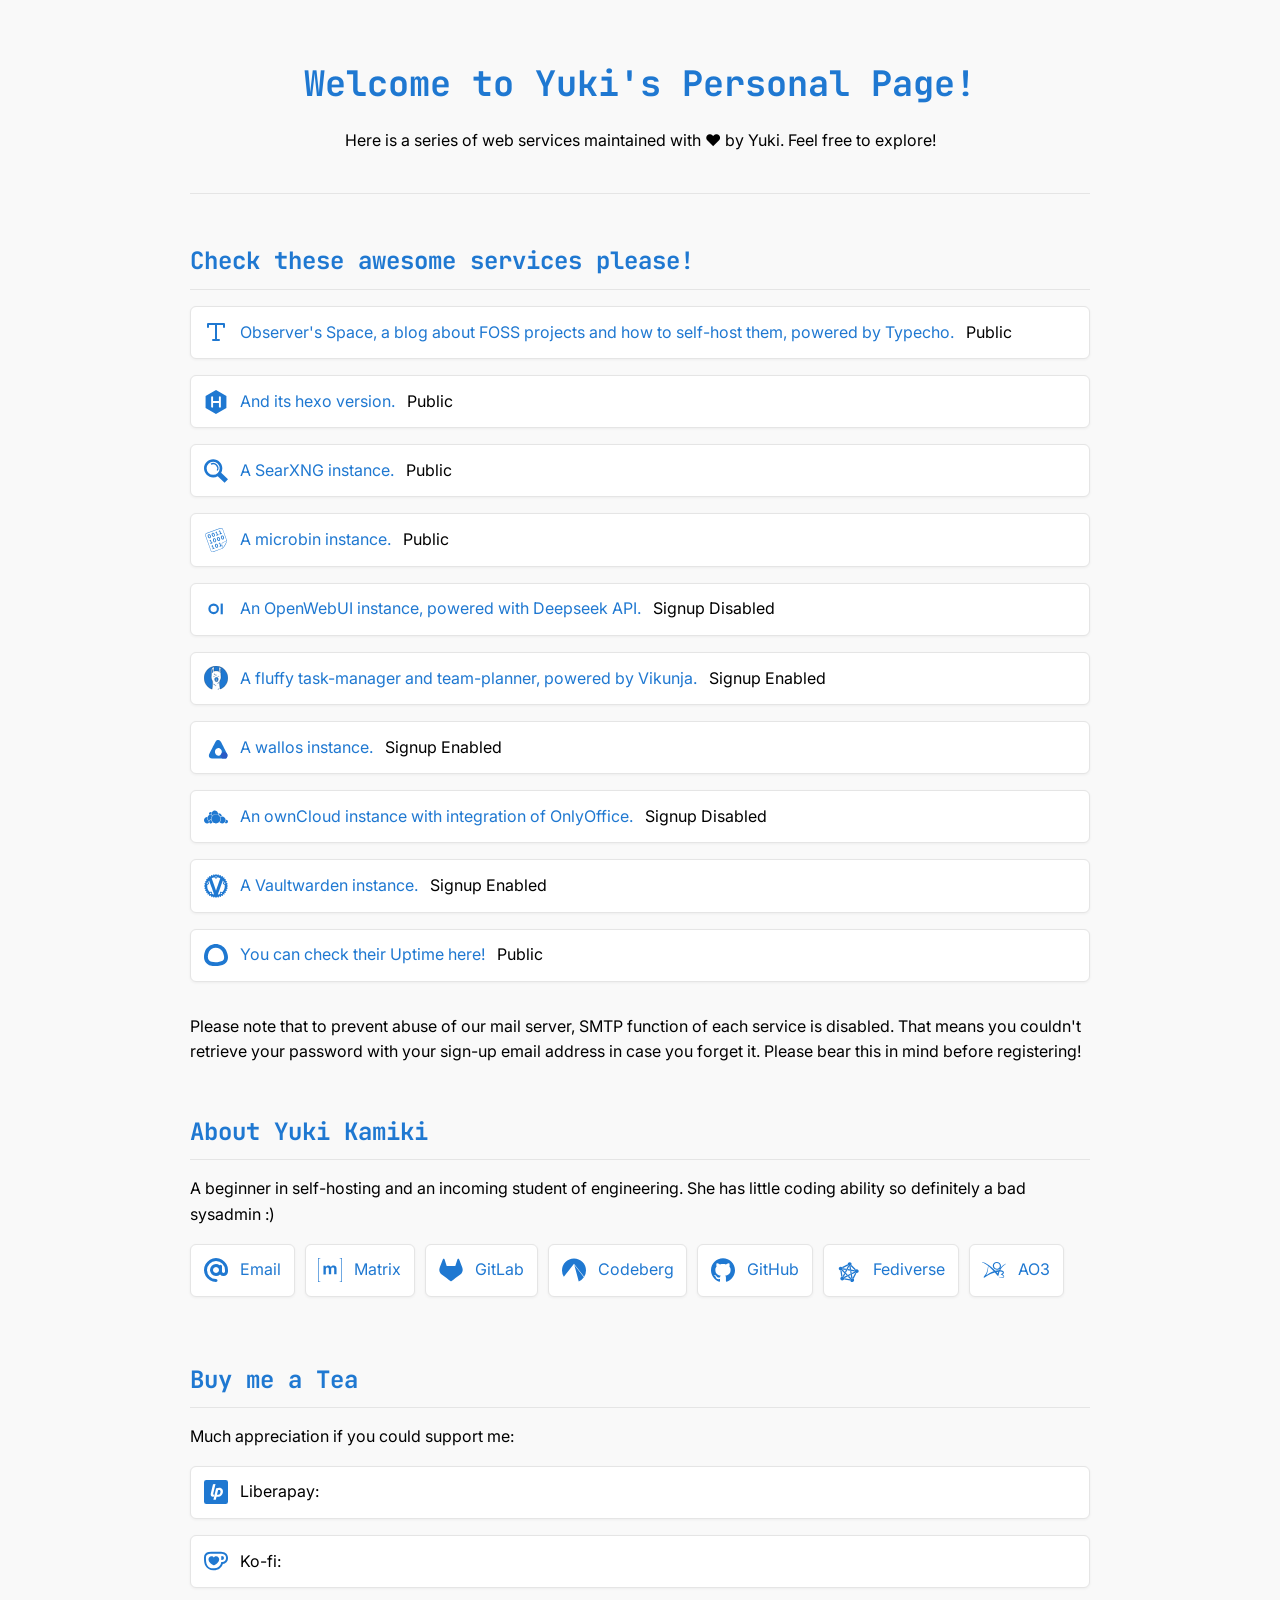
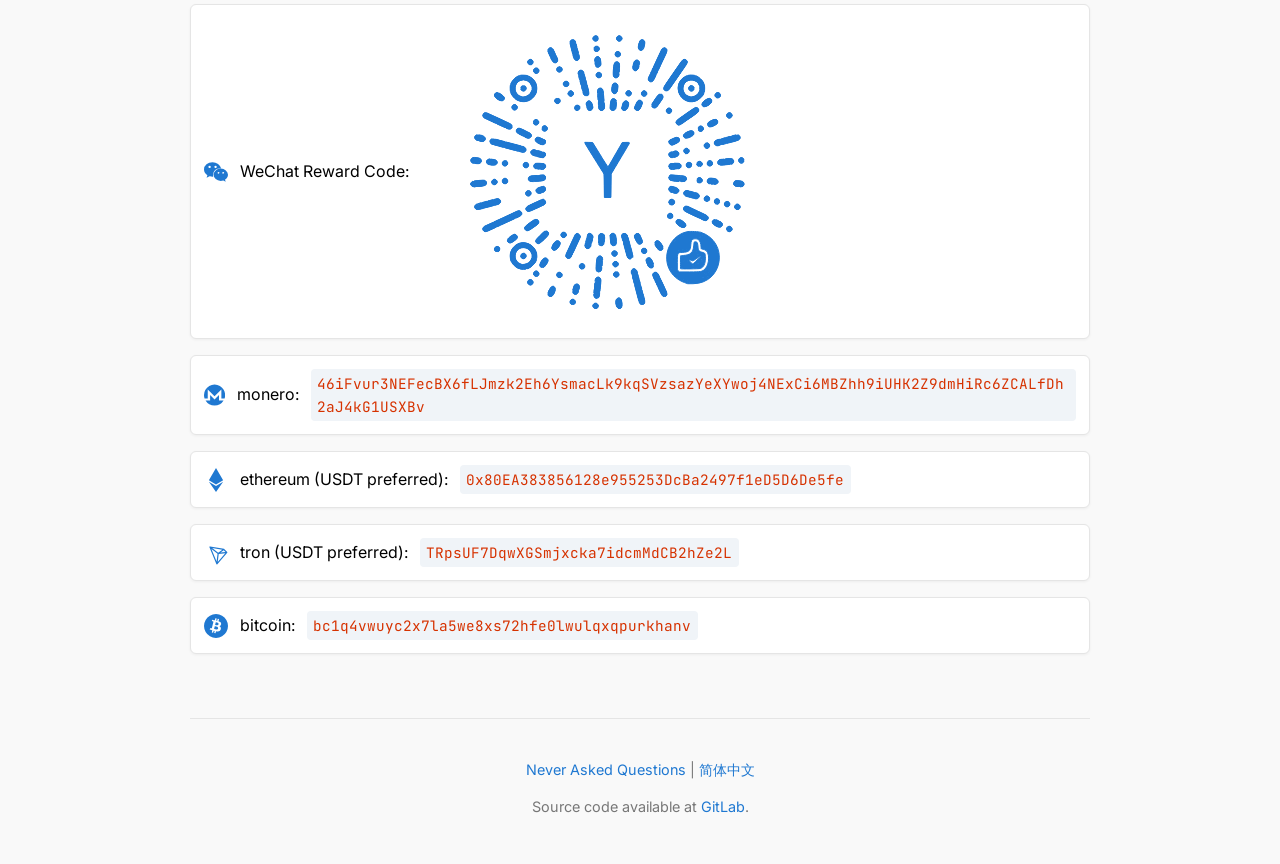
<file: en/index.html>
<!DOCTYPE html>
<html lang="en">
<head>
    <meta charset="UTF-8">
    <meta name="viewport" content="width=device-width, initial-scale=1.0">
    <title>Kamiki Yuki</title>
    <link rel="stylesheet" href="/style.css">
    <link rel="preload" href="/fonts/Inter/Inter-VariableFont_opsz,wght.ttf" as="font" type="font/ttf" crossorigin>
    <link rel="preload" href="/fonts/JetBrainsMono/JetBrainsMono-VariableFont_wght.ttf" as="font" type="font/ttf" crossorigin>
</head>
<body>
<div class="container">
    <header>
        <h1>Welcome to Yuki's Personal Page!</h1>
        <p>Here is a series of web services maintained with ♥️ by Yuki. Feel free to explore!</p>
    </header>

    <main>
        <section>
            <h2>Check these awesome services please!</h2>
            <ul class="service-list">
                <li>
                    <svg class="service-icon" xmlns="http://www.w3.org/2000/svg" width="24" height="24" viewBox="0 0 24 24" fill="none" stroke="currentColor" stroke-width="2" stroke-linecap="round" stroke-linejoin="round" ><polyline points="4 7 4 4 20 4 20 7"/><line x1="9" x2="15" y1="20" y2="20"/><line x1="12" x2="12" y1="4" y2="20"/></svg>
                    <a href="https://obsp.de">Observer's Space, a blog about FOSS projects and how to self-host them, powered by Typecho.</a> Public
                </li>
                <li>
                    <svg class="service-icon" fill="currentColor" role="img" viewBox="0 0 24 24" xmlns="http://www.w3.org/2000/svg"><title>Hexo</title><path d="M12.02 0L1.596 6.02l-.02 12L11.978 24l10.426-6.02.02-12zm4.828 17.14l-.96.558-.969-.574V12.99H9.081v4.15l-.96.558-.969-.574V6.854l.964-.552.965.563v4.145h5.838V6.86l.965-.552.964.563z"/></svg>
                    <a href="https://hexo.obsp.de">And its hexo version.</a> Public
                </li>
                <li>
                    <svg class="service-icon" fill="currentColor" role="img" viewBox="0 0 24 24" xmlns="http://www.w3.org/2000/svg"><title>SearXNG</title><path d="m13.716 17.261 6.873 6.582L24 20.282l-6.824-6.536a9.11 9.11 0 0 0 1.143-4.43c0-5.055-4.105-9.159-9.16-9.159S0 4.261 0 9.316c0 5.055 4.104 9.159 9.159 9.159a9.11 9.11 0 0 0 4.557-1.214ZM9.159 2.773a6.546 6.546 0 0 1 6.543 6.543 6.545 6.545 0 0 1-6.543 6.542 6.545 6.545 0 0 1-6.542-6.542 6.545 6.545 0 0 1 6.542-6.543ZM7.26 5.713a4.065 4.065 0 0 1 4.744.747 4.064 4.064 0 0 1 .707 4.749l1.157.611a5.376 5.376 0 0 0-.935-6.282 5.377 5.377 0 0 0-6.274-.987l.601 1.162Z"/></svg>
                    <a href="https://q.obsp.de">A SearXNG instance.</a> Public
                </li>
                <li>
                    <svg class="service-icon" fill="currentColor" role="img" viewBox="0 0 24 24" xmlns="http://www.w3.org/2000/svg"><title>Pastebin</title><path d="M17.02 0a2.096 2.096 0 00-.722.123L2.624 5.003A2.1 2.1 0 001.35 7.69l5.324 14.915a2.101 2.101 0 002.685 1.272l7.746-2.765c.792-.307 1.345-.534 1.464-.608.543-.314.962-.817 1.964-2.334.904-1.362 1.859-3.323 2.097-4.28.24-.97.239-1.48-.502-3.674l-3.146-8.82A2.102 2.102 0 0017.02 0zm-.083.414c.72-.031 1.4.403 1.657 1.12l3.68 10.357c.103.433-.281 1.147-.736 1.35-.2.1-.71.293-1.142.429-1.397.463-2.05.878-2.458 1.547-.363.591-.315 1.18.16 2.377.462 1.142.533 1.864.225 2.4-.113.188-.301.322-1.354.733l-.002-.005-7.746 2.765a1.68 1.68 0 01-2.157-1.022L1.74 7.55a1.68 1.68 0 011.022-2.157L16.437.513c.165-.06.334-.092.5-.099zM15.9 2.25l-1.203.885.187.519.523-.316.803 2.235-.696.249c.045.145.216.642.238.664l2.166-.78-.238-.662-.687.248zm-3.29 1.182l-1.203.885.186.519.524-.316.803 2.235-.697.25c.046.144.216.64.238.663l2.167-.778-.238-.663-.687.247zM9.085 4.786c-.283 0-.56.076-.8.223-.732.448-.85 1.383-.332 2.558.337.776.873 1.218 1.462 1.215 1.345-.007 1.86-1.4 1.085-2.95-.307-.66-.837-1.036-1.415-1.046zm-.191.672c.168-.01.357.085.539.279.145.155.347.51.437.787.35.998.164 1.688-.414 1.546C8.855 7.93 8.21 6 8.62 5.585a.407.407 0 01.273-.127zm-3.765.75c-.283 0-.56.076-.8.223-.732.448-.85 1.382-.332 2.557.337.777.873 1.218 1.462 1.215 1.344-.007 1.86-1.398 1.085-2.95-.307-.66-.838-1.036-1.415-1.045zm-.192.672c.168-.01.358.085.54.278.145.155.347.51.437.787.35.999.164 1.689-.415 1.547-.6-.141-1.243-2.072-.834-2.485a.407.407 0 01.272-.127zm13.362.655c-.283 0-.56.076-.8.223-.732.448-.85 1.382-.332 2.558.337.776.873 1.218 1.462 1.215 1.345-.007 1.86-1.4 1.085-2.95-.307-.66-.837-1.036-1.415-1.046zm-.191.672c.168-.01.357.085.539.278.145.155.347.51.437.787.35.999.164 1.689-.414 1.547-.601-.141-1.244-2.072-.835-2.485a.407.407 0 01.273-.127zm-3.766.75a1.532 1.532 0 00-.8.222c-.73.448-.848 1.383-.331 2.558.337.776.873 1.218 1.462 1.215 1.344-.007 1.86-1.398 1.085-2.95-.307-.66-.838-1.036-1.416-1.045zm-.19.67c.167-.008.357.086.539.28.145.155.347.51.437.787.35.998.164 1.688-.415 1.547-.6-.142-1.244-2.072-.835-2.485a.408.408 0 01.273-.128zm-3.746.744c-.283-.001-.56.076-.8.223-.732.448-.85 1.382-.332 2.557.337.777.873 1.218 1.462 1.215 1.345-.007 1.86-1.398 1.085-2.95-.307-.66-.838-1.036-1.415-1.045zm-.192.672c.169-.01.358.085.54.278.145.155.347.51.437.787.35.999.164 1.689-.414 1.547-.601-.141-1.244-2.072-.835-2.485a.407.407 0 01.272-.127zm-3.515.616l-1.203.884.187.52.524-.316.802 2.233-.696.25c.045.145.216.641.238.663l2.166-.778-.238-.663-.687.247zm15.664 1.33c.034 0 .049.047.064.135.023.11-.064.545-.195.957-.47 1.435-2.052 4.223-3.08 5.396l-.407.47.05-.667c.03-.567-.015-.812-.376-1.71-.496-1.263-.533-1.73-.158-2.31.34-.514 1.028-.907 2.448-1.37.72-.238 1.175-.463 1.385-.664.132-.145.207-.22.253-.235a.048.048 0 01.015-.003zm-6.43 1.476l-1.202.885.187.52.523-.317.803 2.235-.696.25c.045.144.216.641.238.663l2.166-.779-.238-.662-.687.247-1.093-3.042zm-3.578 1.33c-.283 0-.56.077-.8.223-.731.448-.85 1.382-.332 2.558.337.776.873 1.218 1.462 1.215 1.345-.007 1.86-1.399 1.086-2.95-.307-.66-.838-1.036-1.416-1.046zm-.191.672c.168-.009.358.085.54.28.144.153.346.51.437.786.35.998.164 1.688-.415 1.546-.6-.14-1.244-2.072-.835-2.485a.407.407 0 01.273-.127zm-3.515.616l-1.204.885.187.52.524-.317.803 2.234-.697.25c.045.145.216.642.238.664l2.166-.779-.238-.663-.687.248-1.092-3.042z"/></svg>
                    <a href="https://bin.obsp.de">A microbin instance.</a> Public
                </li>
                <li>
                    <svg class="service-icon" fill="currentColor" viewBox="0 0 177 177"><circle cx="88.5" cy="88.5" r="88.5" fill="#ffffff"/><path d="M122.8 48.4h16v79h-16z"/><circle cx="71.2" cy="87.5" r="39.1"/><circle cx="71.2" cy="87.5" r="23.4" fill="#ffffff"/></svg>
                    <a href="https://ai.code.com.de">An OpenWebUI instance, powered with Deepseek API.</a> Signup Disabled
                </li>
                <li>
                    <svg class="service-icon" fill="currentColor" xmlns="http://www.w3.org/2000/svg" xml:space="preserve" fill-rule="evenodd" stroke-linejoin="round" stroke-miterlimit="2" clip-rule="evenodd" viewBox="0 0 258 258">
                        <g stroke="#000">
                            <path stroke-width="1.9999500000000001" d="M86.898 249.943c-18.017-6.255-34.526-16.556-48.409-30.439C14.314 195.33 1 163.186 1 128.997c0-29.972 10.234-58.37 29.045-81.207a130.541 130.541 0 0 1 8.445-9.301C62.664 14.315 94.807.999 128.997.999c35.39 0 68.14 13.925 92.22 39.207a127.16 127.16 0 0 1 6.66 7.584h.003c18.6 22.913 29.115 51.98 29.115 81.207 0 34.189-13.313 66.33-37.488 90.507-17.212 17.21-45.491 28.689-45.466 28.724-2.718-15.407-4.94-28.668-5.428-34.242-1.418-16.854-5.506-34.731-.001-50.879 4.758-13.957 12.617-18.229 13.594-39.766.344-7.567-1.954-31.608-1.954-31.608s3.374-8.71-2.458-18.794c7.112-14.635 9.85-28.042 3.138-45.667-2.614-6.859-17.576-24.734-18.29-7.69-.265 6.387-1.198 30.645-3.3 38.361-10.188-3.957-21.377-4.368-28.624-4.368-6.077 0-14.857.288-23.495 2.715-.054-.684-.228-1.405-.228-2.125 0-9.888.593-19.675.824-29.372.238-6.65 2.85-14.55-7.125-11.431-21.375 6.651-21.137 36.167-20.187 51.548.154 2.497.4 5.057 1.103 7.487.192.658.463 2.151 1.168 2.715-4.23 9.13-1.327 16.62-1.327 16.62s-1.272 12.365-2.233 23.27c-.227 2.558.02 12.68.327 15.127.55 4.383 1.93 8.688 3.441 12.88 1.912 5.307 4.91 10.692 7.197 16.137 6.907 16.438 1.127 36.799 1.48 54.527.299 12.571-3.6 23.976-4.765 36.27Z"/>
                            <path stroke-width=".9999750000000001" d="M154.319 144.376c.008 6.254-5.632 17.8-7.34 20.515-2.83 4.79-8.073 6.513-13.213 6.153-5.138.36-10.38-1.362-13.213-6.153-1.707-2.717-7.442-14.486-7.434-19.805.014-9.84 1.332-12.915 6.338-18.114 3.32-3.445 7.923-5.388 14.31-5.23 6.387-.158 10.399.99 13.83 4 5.489 4.811 6.711 8.793 6.722 18.634Zm-18.8 14.982c.155-1.596-.458-3.516-.514-5.096a42.3 42.3 0 0 1 .21-5.97c.084-.792.412-1.772.203-2.58.33-.276.652-.563.963-.864.413-.399 3.79-4.923 4.31-5.688.33-.488.666-.992 1.044-1.45.386-.465 1.476-1.202.518-1.576-3.155.136-6.084 1.902-8.454 3.603-2.143-1.423-5.39-2.73-8.091-1.97-1.611.453-.148.947.524 1.377 1.24.825 2.252 1.885 3.165 2.981.91 1.104 1.753 2.244 2.645 3.356a47.16 47.16 0 0 0-.365 11.649c.052.547-.004 1.5.147 2.343-4.68-.087-9.326-1.066-13.97-1.459 3.943 3.476 10.258 5.913 15.877 5.772 4.843-.123 17.33-2.001 17.179-8.003-1.624 1.799-4.6 2.224-7.027 2.583-2.73.405-5.569.796-8.364.992Z"/>
                            <path fill-rule="nonzero" stroke-width=".9999750000000001" d="M89 73.95C87.719 62.47 83.858 41.952 97.2 29.784c1.472-1.342 1.867 3.227 2.113 5.076.339 2.537-.006 9.788.044 12.344.096 4.812 1.104 7.328.635 9.527-1.284 6.012-2.315 5.624-3.541 9.28-2.435 7.25-7.099 11.076-7.45 7.937M172.345 71.683c1.365 2.444 4.933-10.701 6.05-16.41 1.054-5.374 2.391-12.515.542-17.853-.992-2.864-7.077-11.276-7.794-8.385-.28 1.122-.426 9.48-1.114 13.478-.852 4.948-2.388 9.84-2.397 14.871-.02 11.276 3.379 11.74 4.713 14.299M128.386 206.8c-.29.877-2.48 1.52-3.301 1.785-1.988.642-3.753-.926-4.864-2.246-1.544-1.83-1.504-4.75-2.15-6.885-.391-1.292-2.604-1.466-3.268-.272-2.218 3.987-10.823-3.516-8.823-6.013 1.319-1.647-1.837-3.101-3.138-1.477-3.86 4.821 6.522 13.8 12.477 11.366.265 1.204.544 2.407 1.054 3.55 1.004 2.247 3.197 3.7 5.468 4.92 3.093 1.658 9.101-1.254 10.019-4.034.64-1.933-2.838-2.619-3.474-.695M155.799 177.667c.32 1.34.37 5.876-2.125 3.394-1.011-1.008-3.022-.413-3.104.934-.192 3.118-3.319 3.188-6.017 2.245-2.142-.747-3.271 2.21-1.148 2.952 3.962 1.383 8.262.617 9.97-2.379 1.344.634 2.864.806 4.084-.341 2.13-2.005 2.45-4.83 1.83-7.428-.47-1.968-3.96-1.346-3.49.623M162.119 242.865c-.934 1.91-2.648 1.79-4.485.988-1.347-.587-3.014.384-2.607 1.748.817 2.736-2.639 3.535-4.976 2.559-2.056-.859-3.844 1.84-1.765 2.709 4.21 1.757 9.564.22 10.34-3.485 2.707.429 5.294-.33 6.586-2.975.893-1.824-2.188-3.396-3.093-1.544M134.76 95.656c-.434 2.69-5.48-.443-6.732-1.292-1.103-.747-2.53-.294-2.664.965-.182 1.694-2.466 1.202-3.508.99-1.975-.402-3.65-1.631-3.696-3.48-.047-1.797 1.093-3.683 1.688-5.37.381-1.077-1.163-2.263-2.29-1.541-2.033 1.297-11.83 2.464-7.927-1.807 1.242-1.36-.952-3.306-2.208-1.93-1.803 1.973-3.021 6.493.877 7.45 2.059.504 5.037.479 7.576-.1-1.06 3.397-1.283 6.507 3.086 8.69 2.954 1.474 7.008 1.464 8.727-.816 3.615 1.946 9.294 3.831 10.08-1.034.278-1.721-2.728-2.464-3.01-.725M102.32 114.762c1.558-4.04 3.232-9.119 7.503-8.31 3.232.693 7.558 11.482 4.789 10.416-1.5-.577-2.695-5.48-5.51-6.117-1.79-.404-4.271 5.8-6.666 6.435-1.161.306-.577-1.386-.116-2.424M148.2 114.762c1.558-4.04 3.231-9.119 7.502-8.31 3.231.693 7.558 11.482 4.789 10.416-1.5-.577-2.693-5.48-5.51-6.117-1.79-.404-4.273 5.8-6.666 6.435-1.161.306-.577-1.386-.116-2.424"/>
                        </g>
                    </svg>
                    <a href="https://vikunja.obsp.de">A fluffy task-manager and team-planner, powered by Vikunja.</a> Signup Enabled
                </li>
                <li>
                    <svg  xmlns="http://www.w3.org/2000/svg" width="24" height="24" viewBox="0 0 160 160">
                        <path d="M0 0 C10.83283876 5.4864427 16.68906251 22.94247999 21.8125 33.1875 C23.14581214 35.83222681 24.48188536 38.47554481 25.8183136 41.11869812 C26.703394 42.86959796 27.58734033 44.62107155 28.47013855 46.37312317 C31.9150161 53.19791215 35.4485101 59.97299024 39.03244019 66.72570801 C42.96784964 74.14693774 46.71209608 81.65925881 50.4375 89.1875 C51.27474609 90.70150391 51.27474609 90.70150391 52.12890625 92.24609375 C54.77235288 98.18793051 54.47819536 104.97975997 52.48828125 111.11328125 C50.20571788 115.97362912 48.04593101 119.26748378 43.4375 122.1875 C40.23753959 122.78396121 37.08099001 122.75463917 33.83300781 122.73681641 C32.87137726 122.74703827 31.9097467 122.75726013 30.91897583 122.76779175 C27.74260494 122.79557166 24.56710289 122.79367073 21.390625 122.7890625 C19.17730386 122.7968388 16.96398569 122.80550863 14.75067139 122.81503296 C10.11037528 122.82995596 5.47038347 122.82937737 0.83007812 122.81884766 C-5.10284622 122.80727617 -11.03451817 122.84107492 -16.96723557 122.887537 C-21.53992948 122.91707591 -26.11232431 122.91874621 -30.68509674 122.91251755 C-32.8714775 122.91354136 -35.05787558 122.92396796 -37.24416351 122.94414139 C-40.31039924 122.96895576 -43.37422937 122.95524105 -46.44042969 122.93212891 C-47.33529083 122.94741638 -48.23015198 122.96270386 -49.15213013 122.97845459 C-55.92929351 122.86614819 -60.48353823 120.67570259 -65.5625 116.1875 C-69.99497215 110.44867354 -70.43838866 104.25571782 -69.5625 97.1875 C-68.26821953 92.83279349 -66.53648578 88.94954919 -64.4375 84.92578125 C-64.13468613 84.34244522 -63.83187225 83.75910919 -63.5198822 83.15809631 C-62.53830071 81.26983563 -61.55050371 79.38490706 -60.5625 77.5 C-59.87538131 76.18133524 -59.18861663 74.86248596 -58.50219727 73.54345703 C-54.47583163 65.81383469 -50.42982491 58.09419362 -46.35058594 50.39233398 C-43.88307516 45.72678254 -41.45664623 41.04134772 -39.05078125 36.34375 C-38.11337223 34.51836843 -37.17561993 32.69316352 -36.23782349 30.86798096 C-35.34074216 29.1176058 -34.44944998 27.36426741 -33.55834961 25.61083984 C-18.2575698 -4.16400715 -18.2575698 -4.16400715 0 0 Z " fill="#1f78d1" transform="translate(102.5625,27.8125)"/>
                        <path d="M0 0 C6.4638334 3.37808379 11.29799133 7.88660781 14.015625 14.84375 C15.75593615 22.61444164 15.72593358 31.22329287 11.51953125 38.09375 C7.86387636 43.42348984 3.79904775 47.21212183 -2.48046875 49.09375 C-8.34413872 49.99944425 -13.41034214 49.45053109 -18.59375 46.49609375 C-23.60509092 42.77130826 -27.65814243 38.11423928 -29.48046875 32.09375 C-30.25665077 24.6603145 -31.10820839 16.46801002 -26.98046875 9.90625 C-20.13083133 1.52723986 -10.89520059 -3.98060872 0 0 Z " fill="#ffffff" transform="translate(103.48046875,81.90625)"/>
                        <path d="M0 0 C6.01946138 3.46386165 10.48395115 7.32421769 13.203125 13.83203125 C14.29984491 22.35181329 13.42193558 29.83495928 8.203125 36.83203125 C5.91407726 39.45918185 4.19768513 40.68059778 0.72583008 41.20922852 C-2.29231576 41.37143361 -5.27487951 41.37730459 -8.296875 41.33203125 C-9.32941406 41.3475 -10.36195313 41.36296875 -11.42578125 41.37890625 C-18.94942008 41.34007457 -18.94942008 41.34007457 -22.87890625 38.984375 C-28.57593088 32.59117629 -31.32957783 26.92462621 -31.1015625 18.38671875 C-30.24026828 11.16509796 -26.26041943 6.86448474 -20.89453125 2.27734375 C-14.63331933 -2.03671288 -7.05186934 -2.94484488 0 0 Z " fill="#2A5AC5" transform="translate(142.796875,109.16796875)"/>
                    </svg>
                    <a href="https://wallos.obsp.de">A wallos instance.</a> Signup Enabled
                </li>
                <li>
                    <svg  class="service-icon" fill="currentColor"  role="img" viewBox="0 0 24 24" xmlns="http://www.w3.org/2000/svg"><title>ownCloud</title><path d="M5.1888 9.5202c-.1375-.2475-.22-.5317-.22-.825 0-.926.7517-1.6776 1.6776-1.6776.3392 0 .66.1008.9259.2842a3.5233 3.5233 0 0 0-.3117 1.4576c0 .0916.009.1925.009.2841-.0642 0-.1284-.0091-.2017-.0091a3.6837 3.6837 0 0 0-1.8793.4858zm-.3667 6.518c-.9717-.7059-1.6135-1.8518-1.6135-3.1444 0-.33.0458-.6509.1192-.9534H3.227C1.4485 11.9404 0 13.3888 0 15.1673c0 1.7785 1.4485 3.2269 3.227 3.2269.6784 0 1.3109-.2109 1.8334-.5684-.2108-.33-.3392-.7334-.3392-1.155 0-.22.0367-.431.1009-.6326zm.1375-.3484c.2933-.5592.8159-.9717 1.4484-1.1.055-.0092.1192-.0184.1834-.0275.0642-.0092.1191-.0092.1833-.0184h.0825c.1009 0 .1925.0092.2934.0184-.0275-.22-.0458-.44-.0458-.6693 0-1.0817.3575-2.0901.9534-2.906-.1375-.165-.2567-.3483-.3575-.5409l-.0825-.165c-.0275-.055-.055-.11-.0733-.165-.0917-.2292-.165-.4675-.2109-.715-.0825-.0092-.165-.0092-.2475-.0092-.605 0-1.1826.1558-1.6776.4309-.055.0275-.11.0641-.165.0916-.055.0367-.1009.0642-.1559.1009-.5684.3942-1.0176.9534-1.2742 1.6043-.0183.055-.0458.1191-.0642.1741-.0183.055-.0367.1192-.055.1742a3.4222 3.4222 0 0 0-.1284.926c.009 1.1367.5592 2.1542 1.3935 2.796zm11.3216-4.1344c.4675-.2475.99-.3942 1.5493-.4309-.1467-1.65-1.531-2.9519-3.2177-2.9519-.0642 0-.1284 0-.1925.0092.0275.1834.0458.3759.0458.5684 0 .3025-.0367.5959-.11.8709.8067.4492 1.485 1.1184 1.925 1.9343zm-8.608-2.301c.009.0642.0274.1283.0366.1925.0367.1467.0733.2934.1284.4309.0275.0641.0458.1191.0733.1833.0275.055.055.1192.0825.1742.0825.165.1833.3208.2933.4675.2292-.2567.4767-.495.7517-.7059.055-.0366.1009-.0733.1559-.11l.165-.11c.7425-.4767 1.6226-.7517 2.5577-.7609h.0642c.0642 0 .1191 0 .1833.0092.0825 0 .165.0092.2475.0183.5684.0459 1.1.1926 1.5951.4217.0458-.2291.0733-.4583.0733-.7058 0-.1834-.0183-.3576-.0458-.5226-.009-.0641-.0183-.1192-.0367-.1833-.009-.0642-.0275-.1192-.0458-.1742-.3667-1.3751-1.6134-2.3652-3.0894-2.3652-1.2192 0-2.2826.6784-2.8327 1.6685-.0275.055-.0642.11-.0917.165-.0275.0642-.055.1192-.0825.1833-.1466.3759-.2383.7793-.2383 1.2101 0 .11.009.2109.0183.3209.0183.0641.0275.1283.0367.1925zm14.5576 5.4637a1.426 1.426 0 0 0-.2842.0275c.009.0825.009.165.009.2384 0 1.0267-.4034 1.9618-1.0634 2.6585.3209.3758.8067.6142 1.3384.6142.9718 0 1.7693-.7976 1.7693-1.7693 0-.9717-.7975-1.7693-1.7693-1.7693zm-.6509.1192c0-.0642-.009-.1284-.009-.1925-.009-.0642-.009-.1284-.0183-.1834-.2475-1.65-1.641-2.9243-3.3369-2.9794h-.1833c-.0642 0-.1192 0-.1834.0092a3.5512 3.5512 0 0 0-1.3934.3942c.2567.5592.4034 1.1735.4309 1.8152 0 .0641.009.1283.009.1925v.055c0 .0825 0 .165-.009.2475-.0733 1.2192-.596 2.3102-1.4026 3.126a3.5036 3.5036 0 0 0 2.6127 1.1643c.8892 0 1.705-.3392 2.3284-.8892.0458-.0459.0917-.0825.1376-.1284.0458-.0458.0917-.0916.1283-.1375.5684-.6234.9076-1.4484.9076-2.356a.563.563 0 0 1-.0183-.1375zM7.8656 16.5057c-.0367-.055-.0642-.11-.1008-.165a4.9471 4.9471 0 0 1-.5409-1.3934c-.1192-.0275-.2383-.0367-.3575-.0367h-.0367c-.0642 0-.1192.0092-.1834.0092-.0642.0092-.1191.0184-.1833.0367-.5225.1192-.9534.4767-1.1826.9442-.0275.055-.055.11-.0733.1742-.0183.055-.0367.1192-.055.1742a1.681 1.681 0 0 0-.055.4308c0 .3392.1009.66.2659.926.0367.055.0642.1008.11.1558.0367.0458.0733.0917.1192.1375a1.764 1.764 0 0 0 1.2834.55c.7517 0 1.3934-.4675 1.6501-1.1275-.1925-.2017-.3759-.4126-.5317-.651a.5052.5052 0 0 1-.1284-.165zm8.6356-2.2643c.009-.0733.009-.1558.009-.2383v-.1192c0-.6509-.1375-1.2651-.385-1.8243l-.0825-.165-.0825-.165c-.4034-.7334-.9992-1.3476-1.7235-1.7602-.055-.0275-.11-.0641-.165-.0916l-.165-.0825c-.5592-.2659-1.1734-.4126-1.8243-.4309h-.2292c-.0825 0-.1558.0092-.2291.0092a4.3878 4.3878 0 0 0-1.9618.6325c-.055.0367-.11.0642-.1559.1009-.055.0366-.1008.0733-.1558.11-.3025.22-.5776.4675-.816.7517-.0366.0458-.0824.0916-.119.1467-.0368.0458-.0734.1008-.11.1466-.5318.7426-.8435 1.641-.8435 2.6219 0 .2567.0183.5134.0642.7517.009.0733.0275.1375.0367.2108.0183.0734.0367.1467.055.2292.11.4126.2842.7976.5042 1.1551.0367.055.0642.11.1008.1559.0367.055.0733.1008.11.1558.0826.1192.1742.2292.2659.33.055.055.1008.1192.1558.1742.0458.055.1009.1008.1559.1467.8067.7425 1.8885 1.2009 3.071 1.2009 1.1368 0 2.1819-.4217 2.9794-1.1184.0458-.0367.0917-.0825.1375-.1192.0458-.0458.0917-.0825.1375-.1283.66-.6876 1.1093-1.5768 1.2376-2.5669a7.8659 7.8659 0 0 0 .0275-.22z"/></svg>
                    <a href="https://own.neomail.cc">An ownCloud instance with integration of OnlyOffice.</a> Signup Disabled
                </li>
                <li>
                    <svg class="service-icon" fill="currentColor" role="img" viewBox="0 0 24 24" xmlns="http://www.w3.org/2000/svg"><title>Vaultwarden</title><path d="M11.5405.4477c-.143.2381-.3334.5239-.4382.6286-.1715.181-.181.1715-.7334-.3715-.6667-.6666-.7715-.6476-1.086.2096-.1332.3524-.295.6-.4285.6762-.1905.0953-.2856.0667-.7619-.2761-.8001-.562-.9429-.4763-1.0954.619-.038.2763-.1143.4763-.2095.5144-.0762.0286-.4-.0667-.7049-.219-.781-.3716-.8953-.2858-.9048.619 0 .3715-.0476.7238-.0952.7715-.0667.0667-.3144.0476-.781-.0666-.9144-.2191-.9716-.162-.7525.7524.1142.4667.1333.7144.0666.781-.0476.0477-.4.0953-.7715.0953-.9143.0095-.9906.1238-.6095.9049.3714.781.2762 1.0096-.4477 1.1049-1.0669.1523-1.1335.2857-.543 1.0762.4763.6286.4477.724-.3429 1.0096-.8476.324-.8667.4286-.2 1.0954.543.5524.5525.562.3715.7334-.1047.1048-.3905.2953-.6286.4382-.5906.3428-.5906.5714 0 .9143.2381.143.5239.3333.6286.4381.181.1715.1715.181-.3715.7335-.6667.6667-.6476.7715.2096 1.0859.3525.1332.6.2951.6762.4285.0953.1905.0667.2857-.2761.762-.562.8-.4763.9428.6191 1.0953.2762.038.4762.1143.5143.2095.0286.0763-.0666.4-.219.705-.3716.7809-.2858.8953.619.9048.3715 0 .724.0476.7715.0951.0667.0667.0476.3144-.0666.7812-.219.9143-.162.9715.7524.7524.4667-.1143.7144-.1334.7811-.0667.0476.0476.0952.4.0952.7715.0095.9144.1239.9906.9049.6096.781-.3715 1.0096-.2762 1.1049.4476.1524 1.067.2857 1.1335 1.0762.543.6286-.4763.724-.4477 1.0097.343.3238.8476.419.8667 1.1049.1903.6666-.6476.6095-.6571 1.1619.2763.343.581.5715.581.9145 0 .5523-.9334.4952-.924 1.1619-.2763.6859.6764.781.6573 1.0954-.2.1333-.3523.2952-.6.4286-.6762.1905-.0953.2858-.0667.762.2762.8.562.943.4762 1.0953-.619.0381-.2763.1143-.4763.2096-.5144.0762-.0286.4.0666.7048.219.781.3715.8954.2857.905-.619 0-.3715.0474-.724.0951-.7716.0667-.0667.3143-.0476.781.0667.9145.219.9716.162.7525-.7524-.1143-.4668-.1333-.7145-.0667-.7812.0477-.0475.4-.0951.7715-.0951.9144-.0095.9906-.1238.6097-.905-.3715-.7809-.2763-1.0096.4476-1.1048 1.0667-.1523 1.1334-.2857.543-1.0762-.4763-.6287-.4478-.724.3428-1.0097.8477-.3238.8668-.419.1905-1.105-.6477-.6666-.6572-.6095.2762-1.1618.2953-.181.4382-.324.4382-.4573 0-.1334-.143-.2763-.4382-.4571-.9334-.5525-.924-.4954-.2762-1.1621.6763-.6858.6572-.781-.2-1.0953-.3524-.1334-.6001-.2953-.6763-.4287-.0952-.1905-.0667-.2857.2763-.7619.562-.8001.4761-.9429-.6192-1.0954-.2762-.038-.4762-.1143-.5143-.2096-.0286-.0762.0667-.4.219-.7048.3715-.781.2858-.8953-.619-.905-.3715 0-.7239-.0474-.7716-.0951-.0666-.0666-.0476-.3143.0667-.781.219-.9143.162-.9715-.7524-.7524-.4668.1142-.7144.1333-.781.0666-.0478-.0477-.0953-.4-.0953-.7715-.0095-.9144-.1238-.9906-.905-.6096-.7809.3714-1.0095.2763-1.1047-.4477-.1524-1.0667-.2858-1.1334-1.0763-.543-.6287.4764-.724.4478-1.0096-.3428-.324-.8476-.4287-.8667-1.0954-.2-.5525.543-.562.5525-.7335.3715-.1047-.1048-.2952-.3905-.438-.6286C12.2739.1429 12.1309 0 11.9976 0c-.1333 0-.2761.1429-.4571.4477zm.9334 1.9335c.1048.1048.1905.3143.1905.4762 0 .162-.0857.3715-.1905.4763-.4096.4095-1.143.1048-1.143-.4763 0-.362.3048-.6667.6667-.6667.162 0 .3715.0857.4763.1905zM11.007 4.0004c.924.8953 1.0573.8953 1.9812 0l.6858-.6667.6667.1905c.762.2095 1.9431.7143 1.9431.8382 0 .038-.8953 2.6287-1.9907 5.7434-1.0953 3.1146-2.0478 5.8386-2.105 6.0577-.0666.2286-.1524.4096-.1905.4096-.038 0-.1143-.162-.162-.3524-.057-.2-1-2.9432-2.1049-6.1054-1.1143-3.1622-2.0192-5.772-2.0192-5.791 0-.1143 2.1145-.9334 2.5622-.9811.0285-.0095.3524.2857.7333.6572zm-3.3432 9.601c1.3526 3.7908 2.4288 6.9054 2.4003 6.934-.0667.0762-1.0763-.219-1.5048-.4477-.343-.1715-.3525-.1905-.4763-1-.0763-.524-.1906-.905-.3049-1.0573-.1904-.2381-.219-.2381-.8667-.1715-1.4287.162-1.3715.181-1.9335-.5714-.6096-.8096-1.181-1.9431-1.4573-2.9051-.162-.5334-.219-1.0668-.2571-2.0954l-.0477-1.3812.8572-.4571c1.1525-.6 1.181-.7049.5905-1.8764-.4285-.8477-.4285-.8.124-1.6002.1523-.2286.3142-.381.3523-.3334.038.0381 1.1716 3.1717 2.524 6.9627Zm11.8203-6.2101.2382.4-.3906.7715c-.5905 1.181-.562 1.2858.581 1.8859l.8478.4476v1.0763c0 1.2478-.1715 2.2193-.581 3.2575-.3144.7905-.943 1.8383-1.448 2.4288l-.3237.381-.7524-.1143c-.4096-.0666-.8668-.1142-1.0096-.1142-.4 0-.6002.3523-.7335 1.2858l-.1238.8286-.5048.219c-.581.2573-1.2859.4668-1.3526.3906-.038-.038 4.01-11.5249 4.8482-13.7728l.0952-.2381.1905.2381c.1048.1238.2953.4096.419.6287zM3.7586 8.715c.4478.4382.181 1.0954-.4475 1.0954-.4 0-.6478-.2381-.6478-.6286 0-.6286.6573-.9144 1.0954-.4668zm17.221-.1332c.2761.1523.3523.2666.3523.5999 0 .381-.2477.6287-.6381.6287-.6382 0-.9144-.6477-.4573-1.0954.2572-.2666.4287-.2952.743-.1332zM7.2352 19.1543c.3429.8191-.8287 1.3239-1.2097.5144-.1429-.2953-.1429-.343.0095-.5716.3239-.4952.9906-.4666 1.2.0572zm10.563-.2572c.238.1905.3047.524.1523.8192-.3905.7619-1.524.219-1.1905-.562.1713-.4286.6667-.5524 1.0382-.2572z"/></svg>
                    <a href="https://vw.obsp.de">A Vaultwarden instance.</a> Signup Enabled
                </li>
                <li>
                    <svg class="service-icon" fill="currentColor" role="img" viewBox="0 0 24 24" xmlns="http://www.w3.org/2000/svg"><title>Uptime Kuma</title><path d="M11.759.955c-4.071 0-7.93 2.265-10.06 5.774l-.16.263-.116.284c-1.81 4.44-2.188 9.118.621 12.459 2.67 3.174 6.221 3.328 9.477 3.308 3.256-.02 6.323-.482 8.995-2.032C22.75 19.714 24 16.917 24 14.53c0-2.388-.724-4.698-1.882-7.343l-.112-.257-.148-.238C19.683 3.2 15.83.955 11.758.955Zm0 3.868c2.919 0 5.19 1.305 6.816 3.914 2.076 4.747 2.076 7.724 0 8.929-3.116 1.808-11.234 2.359-13.57-.42-1.558-1.853-1.558-4.69 0-8.51 1.584-2.608 3.835-3.913 6.754-3.913z"/></svg>
                    <a href="https://status.obsp.de/status/1">You can check their Uptime here!</a> Public
                </li>
            </ul>
            <p>Please note that to prevent abuse of our mail server, SMTP function of each service is disabled. That means you couldn't retrieve your password with your sign-up email address in case you forget it. Please bear this in mind before registering!</p>
        </section>

        <section>
            <h2>About Yuki Kamiki</h2>
            <p>A beginner in self-hosting and an incoming student of engineering. She has little coding ability so definitely a bad sysadmin :)</p>
            <ul class="about-list">
                <li>
                    <!-- at icon by Free Icons (https://free-icons.github.io/free-icons/) -->
                    <svg class="about-icon" fill="currentColor" xmlns="http://www.w3.org/2000/svg" height="1em"  viewBox="0 0 512 512">
                          <path
                              d="M 256 64 Q 174 66 120 120 L 120 120 L 120 120 Q 66 174 64 256 Q 66 338 120 392 Q 174 446 256 448 Q 270 448 279 457 Q 288 466 288 480 Q 288 494 279 503 Q 270 512 256 512 Q 184 511 127 477 Q 69 443 35 385 Q 1 328 0 256 Q 1 184 35 127 Q 69 69 127 35 Q 184 1 256 0 Q 328 1 385 35 Q 443 69 477 127 Q 511 184 512 256 L 512 288 L 512 288 Q 511 329 484 356 Q 457 383 416 384 Q 371 383 343 350 Q 307 383 256 384 Q 202 383 165 347 Q 129 310 128 256 Q 129 202 165 165 Q 202 129 256 128 Q 299 129 331 152 Q 339 144 352 144 Q 366 144 375 153 Q 384 162 384 176 L 384 256 L 384 256 L 384 288 L 384 288 Q 384 302 393 311 Q 402 320 416 320 Q 430 320 439 311 Q 448 302 448 288 L 448 256 L 448 256 Q 446 174 392 120 Q 338 66 256 64 L 256 64 Z M 320 256 Q 319 220 288 201 Q 256 183 224 201 Q 193 220 192 256 Q 193 292 224 311 Q 256 329 288 311 Q 319 292 320 256 L 320 256 Z"
                          />
                    </svg>
                    <a href="mailto:yukidev@zohomail.eu">Email</a>
                </li>
                <li>
                    <svg class="about-icon" role="img" fill="currentColor" viewBox="0 0 24 24" xmlns="http://www.w3.org/2000/svg"><title>Matrix</title><path d="M.632.55v22.9H2.28V24H0V0h2.28v.55zm7.043 7.26v1.157h.033c.309-.443.683-.784 1.117-1.024.433-.245.936-.365 1.5-.365.54 0 1.033.107 1.481.314.448.208.785.582 1.02 1.108.254-.374.6-.706 1.034-.992.434-.287.95-.43 1.546-.43.453 0 .872.056 1.26.167.388.11.716.286.993.53.276.245.489.559.646.951.152.392.23.863.23 1.417v5.728h-2.349V11.52c0-.286-.01-.559-.032-.812a1.755 1.755 0 0 0-.18-.66 1.106 1.106 0 0 0-.438-.448c-.194-.11-.457-.166-.785-.166-.332 0-.6.064-.803.189a1.38 1.38 0 0 0-.48.499 1.946 1.946 0 0 0-.231.696 5.56 5.56 0 0 0-.06.785v4.768h-2.35v-4.8c0-.254-.004-.503-.018-.752a2.074 2.074 0 0 0-.143-.688 1.052 1.052 0 0 0-.415-.503c-.194-.125-.476-.19-.854-.19-.111 0-.259.024-.439.074-.18.051-.36.143-.53.282-.171.138-.319.337-.439.595-.12.259-.18.6-.18 1.02v4.966H5.46V7.81zm15.693 15.64V.55H21.72V0H24v24h-2.28v-.55z"/></svg>
                    <a href="https://matrix.to/#/@pinkalligator:matrix.org">Matrix</a>
                </li>
                <li>
                    <!-- gitlab icon by Free Icons (https://free-icons.github.io/free-icons/) -->
                    <svg class="about-icon" xmlns="http://www.w3.org/2000/svg" height="1em" fill="currentColor" viewBox="0 0 512 512">
                        <path
                                d="M 497.39923954372625 206.3574144486692 L 496.42585551330797 204.4106463878327 L 497.39923954372625 206.3574144486692 L 496.42585551330797 204.4106463878327 L 428.28897338403044 27.254752851711025 L 428.28897338403044 27.254752851711025 Q 426.3422053231939 22.38783269961977 421.47528517110266 18.494296577946766 Q 417.5817490494297 16.547528517110266 413.68821292775664 16.547528517110266 Q 409.79467680608366 15.574144486692015 405.9011406844106 17.520912547528518 Q 401.0342205323194 18.494296577946766 398.11406844106466 21.41444866920152 Q 396.16730038022814 25.307984790874524 394.2205323193916 29.20152091254753 L 348.47148288973386 169.36882129277566 L 348.47148288973386 169.36882129277566 L 163.52851711026616 169.36882129277566 L 163.52851711026616 169.36882129277566 L 117.77946768060836 29.20152091254753 L 117.77946768060836 29.20152091254753 Q 115.83269961977186 25.307984790874524 113.88593155893535 21.41444866920152 Q 110.9657794676806 18.494296577946766 107.07224334600761 17.520912547528518 Q 102.20532319391636 15.574144486692015 98.31178707224335 16.547528517110266 Q 94.41825095057034 16.547528517110266 90.52471482889734 18.494296577946766 Q 85.65779467680608 22.38783269961977 83.71102661596959 27.254752851711025 L 15.574144486692015 204.4106463878327 L 15.574144486692015 204.4106463878327 L 15.574144486692015 206.3574144486692 L 15.574144486692015 206.3574144486692 Q 0 245.29277566539923 11.680608365019012 286.1749049429658 Q 23.361216730038024 326.08365019011404 56.456273764258555 351.3916349809886 L 57.42965779467681 351.3916349809886 L 57.42965779467681 351.3916349809886 L 57.42965779467681 352.36501901140684 L 57.42965779467681 352.36501901140684 L 160.60836501901142 429.2623574144487 L 160.60836501901142 429.2623574144487 L 212.1977186311787 468.1977186311787 L 212.1977186311787 468.1977186311787 L 243.34600760456274 491.55893536121675 L 243.34600760456274 491.55893536121675 Q 243.34600760456274 491.55893536121675 243.34600760456274 491.55893536121675 Q 249.18631178707224 495.45247148288973 256 496.42585551330797 Q 262.81368821292773 495.45247148288973 268.6539923954373 491.55893536121675 Q 268.6539923954373 491.55893536121675 268.6539923954373 491.55893536121675 L 299.8022813688213 468.1977186311787 L 299.8022813688213 468.1977186311787 L 351.3916349809886 429.2623574144487 L 351.3916349809886 429.2623574144487 L 454.5703422053232 351.3916349809886 L 454.5703422053232 351.3916349809886 L 455.5437262357414 351.3916349809886 L 455.5437262357414 351.3916349809886 Q 488.638783269962 326.08365019011404 499.3460076045627 286.1749049429658 Q 512 245.29277566539923 497.39923954372625 206.3574144486692 L 497.39923954372625 206.3574144486692 Z"
                        />
                    </svg>
                    <a href="https://gitlab.com/yukikmk">GitLab</a>
                </li>
                <li>
                    <svg class="about-icon" fill="currentColor" role="img" viewBox="0 0 24 24" xmlns="http://www.w3.org/2000/svg"><title>Codeberg</title><path d="M11.955.49A12 12 0 0 0 0 12.49a12 12 0 0 0 1.832 6.373L11.838 5.928a.187.14 0 0 1 .324 0l10.006 12.935A12 12 0 0 0 24 12.49a12 12 0 0 0-12-12 12 12 0 0 0-.045 0zm.375 6.467l4.416 16.553a12 12 0 0 0 5.137-4.213z"/></svg>
                    <a href="https://codeberg.org/kamiki">Codeberg</a>
                </li>
                <li>
                    <svg class="about-icon" fill="currentColor" role="img" viewBox="0 0 24 24" xmlns="http://www.w3.org/2000/svg"><title>GitHub</title><path d="M12 .297c-6.63 0-12 5.373-12 12 0 5.303 3.438 9.8 8.205 11.385.6.113.82-.258.82-.577 0-.285-.01-1.04-.015-2.04-3.338.724-4.042-1.61-4.042-1.61C4.422 18.07 3.633 17.7 3.633 17.7c-1.087-.744.084-.729.084-.729 1.205.084 1.838 1.236 1.838 1.236 1.07 1.835 2.809 1.305 3.495.998.108-.776.417-1.305.76-1.605-2.665-.3-5.466-1.332-5.466-5.93 0-1.31.465-2.38 1.235-3.22-.135-.303-.54-1.523.105-3.176 0 0 1.005-.322 3.3 1.23.96-.267 1.98-.399 3-.405 1.02.006 2.04.138 3 .405 2.28-1.552 3.285-1.23 3.285-1.23.645 1.653.24 2.873.12 3.176.765.84 1.23 1.91 1.23 3.22 0 4.61-2.805 5.625-5.475 5.92.42.36.81 1.096.81 2.22 0 1.606-.015 2.896-.015 3.286 0 .315.21.69.825.57C20.565 22.092 24 17.592 24 12.297c0-6.627-5.373-12-12-12"/></svg>
                    <a href="https://github.com/devkamiki">GitHub</a>
                </li>
                <li>
                    <svg class="about-icon"  viewBox="0 0 1024 1024" xmlns="http://www.w3.org/2000/svg"  fill="ffffff"><g id="SVGRepo_bgCarrier" stroke-width="0"></g><g id="SVGRepo_tracerCarrier" stroke-linecap="round" stroke-linejoin="round"></g><g id="SVGRepo_iconCarrier"> <path fill="#1f78d1" d="M539 176q-32 0 -55 22t-25 55t20.5 58t56 27t58.5 -20.5t27 -56t-20.5 -59t-56.5 -26.5h-5zM452 271l-232 118q20 20 25 48l231 -118q-19 -20 -24 -48zM619 298q-13 25 -38 38l183 184q13 -25 39 -38zM477 320l-135 265l40 40l143 -280q-28 -5 -48 -25zM581 336 q-22 11 -46 10l-8 -1l21 132l56 9zM155 370q-32 0 -55 22.5t-25 55t20.5 58t56.5 27t59 -21t26.5 -56t-21 -58.5t-55.5 -27h-6zM245 438q1 9 1 18q-1 19 -10 35l132 21l26 -50zM470 474l-26 51l311 49q-1 -8 -1 -17q1 -19 10 -36zM842 480q-32 1 -55 23t-24.5 55t21 58 t56 27t58.5 -20.5t27 -56.5t-20.5 -59t-56.5 -27h-6zM236 493q-13 25 -39 38l210 210l51 -25zM196 531q-21 11 -44 10l-9 -1l40 256q21 -10 45 -9l8 1zM560 553l48 311q21 -10 44 -9l10 1l-46 -294zM755 576l-118 60l8 56l135 -68q-20 -20 -25 -48zM781 625l-119 231 q28 5 48 25l119 -231q-28 -5 -48 -25zM306 654l-68 134q28 5 48 25l60 -119zM568 671l-281 143q19 20 24 48l265 -135zM513 771l-51 25l106 107q13 -25 39 -38zM222 795q-32 0 -55.5 22.5t-25 55t21 57.5t56 27t58.5 -20.5t27 -56t-20.5 -58.5t-56.5 -27h-5zM311 863 q2 9 1 18q-1 19 -9 35l256 41q-1 -9 -1 -18q1 -18 10 -35zM646 863q-32 0 -55 22.5t-24.5 55t20.5 58t56 27t59 -21t27 -56t-20.5 -58.5t-56.5 -27h-6z"></path> </g></svg>
                    <a href="https://stelpolva.moe/@p">Fediverse</a>
                </li>
                <li>
                    <svg class="about-icon" fill="currentColor" role="img" viewBox="0 0 24 24" xmlns="http://www.w3.org/2000/svg"><title>Archive of Our Own</title><path d="M18.417 9.883c-.687 1.116-1.823 1.722-2.99 1.855-4.227.484-6.047-4.149-3.469-6.728 2.31-2.31 7.082-.9 7.005 2.899-.011.611-.166 1.357-.546 1.974zm-6.459-2.029c.142 3.596 4.764 3.682 5.687 1.054.815-2.324-1.12-4.199-3.19-3.897-1.523.221-2.553 1.411-2.497 2.843zM23.123 6.003c.284-.131.697-.412.837-.246.211.251-.459.475-.748.664-.918.6-1.731 1.227-2.477 2.049-.959 1.059-1.944 2.376-2.55 3.818.618.032 3.021.157 3.6 1.481.464 1.062-.387 2.156-1.32 2.627.663.414 1.81.945 1.745 1.898-.158 2.343-3.696 2.241-5.178.695-.244-.289-.358-.482-.25-.578.151-.134.326.186.676.476.225.187.377.251.572.354 1.301.683 3.339.403 3.478-.792.064-.554-.664-.955-1.217-1.204-.498-.224-1.514-.386-1.494-.952.02-.554.524-.45 1.03-.65.55-.217 1.004-.901 1.003-1.116-.005-.905-2.062-.888-3.221-.92-.275.606-.471 1.226-.692 2.158-.139.583-.151 1.897-.748 2.029-.737.164-1.014-.477-1.455-.991-.594-.69-1.436-1.637-1.942-2.223-3.033 1.002-5.392 2.091-8.256 3.712-1.311.742-2.063 1.59-2.545 1.354-.396-.194-.339-.633-.147-.887.393-.521.927-1.225 1.396-1.888.6-.849 1.054-1.667 1.373-2.445.692-1.688 1.23-4.72 1.475-5.859.088-.412.309-.348.322-.148.027.419-.237 2.047-.29 2.383-.436 2.781-.772 4.41-2.009 6.349 2.196-1.358 4.805-3.019 7.592-3.955C8.846 9.936 5.847 6.85 1.676 4.905 1.037 4.542 0 4.464 0 4.22c0-.271.781-.06 1.043.007 2.383.596 4.817 2.141 6.601 3.444 2.145 1.567 4.714 3.967 5.679 5.081.657-.226 2.286-.457 3.696-.496.752-1.58 2.55-4.018 4.788-5.442.413-.263.842-.594 1.316-.811zm-8.594 8.071c.423.428.742.934 1.11 1.398.174-.59.405-1.216.643-1.758-.619.082-1.281.203-1.753.36z"/></svg>
                    <a href="https://archiveofourown.org/users/Esterification/">AO3</a>
                </li>
            </ul>
        </section>

        <section>
            <h2>Buy me a Tea</h2>
            <p>Much appreciation if you could support me:</p>
            <ul class="support-list">
                <li>
                    <svg class="support-icon" fill="currentColor" role="img" viewBox="0 0 24 24" xmlns="http://www.w3.org/2000/svg"><title>Liberapay</title><path d="M2.32 0A2.321 2.321 0 0 0 0 2.32v19.36A2.321 2.321 0 0 0 2.32 24h19.36A2.32 2.32 0 0 0 24 21.68V2.32A2.32 2.32 0 0 0 21.68 0zm9.208 3.98l-2.27 9.405a2.953 2.953 0 0 0-.073.539.853.853 0 0 0 .09.432.7.7 0 0 0 .334.302c.157.077.378.126.661.147l-.49 2.008c-.772 0-1.38-.1-1.82-.3-.441-.203-.757-.477-.947-.826a2.391 2.391 0 0 1-.278-1.2c.005-.452.068-.933.188-1.445l2.074-8.67zm3.9 3.888c.61 0 1.135.092 1.576.277.44.185.802.438 1.085.76.283.32.493.696.629 1.126.136.43.204.89.204 1.379v.001c0 .794-.13 1.52-.392 2.179a5.16 5.16 0 0 1-1.086 1.706 4.84 4.84 0 0 1-1.665 1.118c-.648.267-1.353.4-2.114.4-.37 0-.74-.033-1.11-.098l-.735 2.956H9.403l2.71-11.298c.435-.13.934-.248 1.494-.351a10.045 10.045 0 0 1 1.821-.155zm-.31 2.041a4.67 4.67 0 0 0-.98.098l-1.143 4.752c.185.044.413.065.685.065.425 0 .812-.079 1.16-.237a2.556 2.556 0 0 0 .89-.661c.244-.283.435-.623.571-1.02a4.03 4.03 0 0 0 .204-1.315c0-.468-.104-.865-.31-1.192-.207-.326-.566-.49-1.077-.49z"/></svg>
                    Liberapay: <script src="https://liberapay.com/yuki/widgets/button.js"></script>
                    <noscript><a href="https://liberapay.com/yuki/donate"><img alt="Donate using Liberapay" src="https://liberapay.com/assets/widgets/donate.svg"></a></noscript>
                </li>
                <li>
                    <svg class="support-icon" fill="currentColor" role="img" viewBox="0 0 24 24" xmlns="http://www.w3.org/2000/svg"><title>Ko-fi</title><path d="M11.351 2.715c-2.7 0-4.986.025-6.83.26C2.078 3.285 0 5.154 0 8.61c0 3.506.182 6.13 1.585 8.493 1.584 2.701 4.233 4.182 7.662 4.182h.83c4.209 0 6.494-2.234 7.637-4a9.5 9.5 0 0 0 1.091-2.338C21.792 14.688 24 12.22 24 9.208v-.415c0-3.247-2.13-5.507-5.792-5.87-1.558-.156-2.65-.208-6.857-.208m0 1.947c4.208 0 5.09.052 6.571.182 2.624.311 4.13 1.584 4.13 4v.39c0 2.156-1.792 3.844-3.87 3.844h-.935l-.156.649c-.208 1.013-.597 1.818-1.039 2.546-.909 1.428-2.545 3.064-5.922 3.064h-.805c-2.571 0-4.831-.883-6.078-3.195-1.09-2-1.298-4.155-1.298-7.506 0-2.181.857-3.402 3.012-3.714 1.533-.233 3.559-.26 6.39-.26m6.547 2.287c-.416 0-.65.234-.65.546v2.935c0 .311.234.545.65.545 1.324 0 2.051-.754 2.051-2s-.727-2.026-2.052-2.026m-10.39.182c-1.818 0-3.013 1.48-3.013 3.142 0 1.533.858 2.857 1.949 3.897.727.701 1.87 1.429 2.649 1.896a1.47 1.47 0 0 0 1.507 0c.78-.467 1.922-1.195 2.623-1.896 1.117-1.039 1.974-2.364 1.974-3.897 0-1.662-1.247-3.142-3.039-3.142-1.065 0-1.792.545-2.338 1.298-.493-.753-1.246-1.298-2.312-1.298"/></svg>
                    Ko-fi: <script type='text/javascript' src='https://storage.ko-fi.com/cdn/widget/Widget_2.js'></script><script type='text/javascript'>kofiwidget2.init('Support me on Ko-fi', '#1f78d1', 'L3L31CPDIO');kofiwidget2.draw();</script>
                </li>
                <li>
                    <!-- weixin icon by Free Icons (https://free-icons.github.io/free-icons/) -->
                    <svg class="support-icon" xmlns="http://www.w3.org/2000/svg" height="1em" fill="currentColor" viewBox="0 0 512 512">
                        <path
                                d="M 346.29818181818183 174.08 Q 355.60727272727274 174.08 363.98545454545456 175.01090909090908 Q 350.95272727272726 119.15636363636364 299.75272727272727 83.78181818181818 Q 249.48363636363635 48.407272727272726 181.52727272727273 47.47636363636364 Q 104.26181818181819 49.338181818181816 53.06181818181818 92.16 Q 1.8618181818181818 134.98181818181817 0 201.07636363636362 Q 1.8618181818181818 276.48 72.61090909090909 323.9563636363636 L 54.92363636363636 378.88 L 54.92363636363636 378.88 L 118.22545454545454 347.2290909090909 L 118.22545454545454 347.2290909090909 Q 122.88 348.16 128.46545454545455 349.09090909090907 Q 154.5309090909091 354.67636363636365 181.52727272727273 355.60727272727274 Q 189.90545454545455 355.60727272727274 198.28363636363636 354.67636363636365 Q 192.6981818181818 336.9890909090909 192.6981818181818 317.44 Q 194.56 256 237.38181818181818 215.9709090909091 Q 280.20363636363635 175.01090909090908 346.29818181818183 174.08 L 346.29818181818183 174.08 Z M 249.48363636363635 124.74181818181818 Q 270.89454545454544 125.67272727272727 271.82545454545453 147.08363636363637 Q 270.89454545454544 168.49454545454546 249.48363636363635 169.42545454545456 Q 238.31272727272727 169.42545454545456 230.86545454545455 163.84 Q 222.48727272727274 157.32363636363635 221.55636363636364 147.08363636363637 Q 222.48727272727274 136.84363636363636 230.86545454545455 130.3272727272727 Q 238.31272727272727 124.74181818181818 249.48363636363635 124.74181818181818 L 249.48363636363635 124.74181818181818 Z M 121.94909090909091 169.42545454545456 Q 111.7090909090909 169.42545454545456 103.33090909090909 163.84 L 103.33090909090909 163.84 L 103.33090909090909 163.84 Q 94.95272727272727 157.32363636363635 94.95272727272727 147.08363636363637 Q 94.95272727272727 136.84363636363636 103.33090909090909 130.3272727272727 Q 111.7090909090909 124.74181818181818 121.94909090909091 124.74181818181818 Q 144.29090909090908 125.67272727272727 145.22181818181818 147.08363636363637 Q 144.29090909090908 168.49454545454546 121.94909090909091 169.42545454545456 L 121.94909090909091 169.42545454545456 Z M 512 314.6472727272727 Q 510.1381818181818 258.7927272727273 465.45454545454544 222.48727272727274 L 465.45454545454544 222.48727272727274 L 465.45454545454544 222.48727272727274 Q 420.7709090909091 185.2509090909091 358.4 183.3890909090909 Q 291.37454545454545 185.2509090909091 248.55272727272728 222.48727272727274 Q 205.73090909090908 258.7927272727273 203.86909090909091 314.6472727272727 Q 205.73090909090908 370.5018181818182 248.55272727272728 407.73818181818183 Q 291.37454545454545 444.9745454545455 358.4 446.8363636363636 Q 383.5345454545455 445.9054545454545 409.6 438.4581818181818 Q 410.53090909090906 437.5272727272727 412.39272727272726 437.5272727272727 L 462.6618181818182 464.52363636363634 L 462.6618181818182 464.52363636363634 L 448.6981818181818 419.84 L 448.6981818181818 419.84 Q 476.62545454545455 398.4290909090909 494.3127272727273 372.3636363636364 Q 511.0690909090909 345.36727272727273 512 314.6472727272727 L 512 314.6472727272727 Z M 308.1309090909091 292.30545454545455 Q 300.68363636363637 292.30545454545455 296.0290909090909 286.72 L 296.0290909090909 286.72 L 296.0290909090909 286.72 Q 290.44363636363636 281.13454545454545 290.44363636363636 273.6872727272727 Q 290.44363636363636 267.1709090909091 296.0290909090909 261.5854545454545 Q 300.68363636363637 256 308.1309090909091 256 Q 329.5418181818182 257.8618181818182 330.4727272727273 273.6872727272727 Q 329.5418181818182 290.44363636363636 308.1309090909091 292.30545454545455 L 308.1309090909091 292.30545454545455 Z M 407.73818181818183 292.30545454545455 Q 400.2909090909091 292.30545454545455 395.6363636363636 286.72 L 395.6363636363636 286.72 L 395.6363636363636 286.72 Q 390.0509090909091 281.13454545454545 390.0509090909091 273.6872727272727 Q 390.0509090909091 267.1709090909091 395.6363636363636 261.5854545454545 Q 400.2909090909091 256 407.73818181818183 256 Q 429.1490909090909 257.8618181818182 430.08 273.6872727272727 Q 429.1490909090909 290.44363636363636 407.73818181818183 292.30545454545455 L 407.73818181818183 292.30545454545455 Z"
                        />
                    </svg>
                    WeChat Reward Code:
                    <img src="/wechat-sponsor.svg" alt="微信赞赏码" width="400" height="400">
                </li>
                <li>
                    <!-- monero icon by Free Icons (https://free-icons.github.io/free-icons/) -->
                    <svg class="support-icon" xmlns="http://www.w3.org/2000/svg" height="1em" fill="currentColor" viewBox="0 0 512 512">
                        <path
                                d="M 363.35483870967744 388.1290322580645 L 474.83870967741933 388.1290322580645 L 363.35483870967744 388.1290322580645 L 474.83870967741933 388.1290322580645 Q 440.7741935483871 444.9032258064516 384 477.93548387096774 Q 326.19354838709677 510.96774193548384 256 512 Q 185.80645161290323 510.96774193548384 128 477.93548387096774 Q 71.2258064516129 444.9032258064516 37.16129032258065 388.1290322580645 L 148.6451612903226 388.1290322580645 L 148.6451612903226 388.1290322580645 L 148.6451612903226 256 L 148.6451612903226 256 L 256 364.38709677419354 L 256 364.38709677419354 L 363.35483870967744 256 L 363.35483870967744 256 L 363.35483870967744 388.1290322580645 L 363.35483870967744 388.1290322580645 Z M 90.83870967741936 338.5806451612903 L 90.83870967741936 123.87096774193549 L 90.83870967741936 338.5806451612903 L 90.83870967741936 123.87096774193549 L 254.96774193548387 288 L 254.96774193548387 288 L 421.16129032258067 123.87096774193549 L 421.16129032258067 123.87096774193549 L 421.16129032258067 338.5806451612903 L 421.16129032258067 338.5806451612903 L 498.5806451612903 338.5806451612903 L 498.5806451612903 338.5806451612903 Q 512 299.35483870967744 512 256 Q 510.96774193548384 184.7741935483871 476.9032258064516 126.96774193548387 Q 442.83870967741933 69.16129032258064 385.03225806451616 35.096774193548384 Q 327.2258064516129 1.032258064516129 256 0 Q 184.7741935483871 1.032258064516129 126.96774193548387 35.096774193548384 Q 69.16129032258064 69.16129032258064 35.096774193548384 126.96774193548387 Q 1.032258064516129 184.7741935483871 0 256 Q 0 299.35483870967744 13.419354838709678 338.5806451612903 L 90.83870967741936 338.5806451612903 L 90.83870967741936 338.5806451612903 Z"
                        />
                    </svg>
                    monero: <code>46iFvur3NEFecBX6fLJmzk2Eh6YsmacLk9kqSVzsazYeXYwoj4NExCi6MBZhh9iUHK2Z9dmHiRc6ZCALfDh2aJ4kG1USXBv</code>
                </li>
                <li>
                    <!-- ethereum icon by Free Icons (https://free-icons.github.io/free-icons/) -->
                    <svg class="support-icon" xmlns="http://www.w3.org/2000/svg" height="1em" fill="currentColor" viewBox="0 0 512 512">
                        <path
                                d="M 408 261 L 256 354 L 408 261 L 256 354 L 104 261 L 104 261 L 256 0 L 256 0 L 408 261 L 408 261 Z M 256 383 L 104 291 L 256 383 L 104 291 L 256 512 L 256 512 L 408 291 L 408 291 L 256 383 L 256 383 Z"
                        />
                    </svg>
                    ethereum (USDT preferred): <code>0x80EA383856128e955253DcBa2497f1eD5D6De5fe</code>
                </li>
                <li>
                    <svg class="support-icon" viewBox="0 0 20 20" fill="none" xmlns="http://www.w3.org/2000/svg"><g id="SVGRepo_bgCarrier" stroke-width="0"></g><g id="SVGRepo_tracerCarrier" stroke-linecap="round" stroke-linejoin="round"></g><g id="SVGRepo_iconCarrier"> <path fill-rule="evenodd" clip-rule="evenodd" d="M4.6109 4.68601C4.72546 4.54406 4.90822 4.47575 5.0878 4.50778L16.575 6.55656C16.6715 6.57377 16.7608 6.61896 16.8318 6.68651L19.3446 9.07676C19.5379 9.26064 19.5528 9.5639 19.3784 9.76583L11.122 19.3268C11.0084 19.4583 10.8347 19.5214 10.6632 19.4935C10.4917 19.4656 10.347 19.3506 10.281 19.1898L4.53742 5.18979C4.46819 5.02103 4.49635 4.82796 4.6109 4.68601ZM6.19646 6.59904L10.4853 17.053L11.2894 10.6786L6.19646 6.59904ZM12.2688 10.9045L11.4468 17.4207L17.7491 10.1226L12.2688 10.9045ZM17.9075 9.08986L13.7298 9.68594L16.4453 7.69901L17.9075 9.08986ZM15.2483 7.33573L6.84451 5.83688L11.8343 9.83381L15.2483 7.33573Z" fill="#1f78d1"></path> </g></svg>
                    tron (USDT preferred): <code>TRpsUF7DqwXGSmjxcka7idcmMdCB2hZe2L</code>
                </li>
                <li>
                    <!-- btc icon by Free Icons (https://free-icons.github.io/free-icons/) -->
                    <svg class="support-icon" xmlns="http://www.w3.org/2000/svg" height="1em" fill="currentColor" viewBox="0 0 512 512">
                        <path d="M 512 256 Q 510.96774193548384 327.2258064516129 476.9032258064516 385.03225806451616 L 476.9032258064516 385.03225806451616 L 476.9032258064516 385.03225806451616 Q 442.83870967741933 442.83870967741933 385.03225806451616 476.9032258064516 L 385.03225806451616 476.9032258064516 L 385.03225806451616 476.9032258064516 Q 327.2258064516129 510.96774193548384 256 512 Q 184.7741935483871 510.96774193548384 126.96774193548387 476.9032258064516 Q 69.16129032258064 442.83870967741933 35.096774193548384 385.03225806451616 Q 1.032258064516129 327.2258064516129 0 256 Q 1.032258064516129 184.7741935483871 35.096774193548384 126.96774193548387 Q 69.16129032258064 69.16129032258064 126.96774193548387 35.096774193548384 Q 184.7741935483871 1.032258064516129 256 0 Q 327.2258064516129 1.032258064516129 385.03225806451616 35.096774193548384 Q 442.83870967741933 69.16129032258064 476.9032258064516 126.96774193548387 Q 510.96774193548384 184.7741935483871 512 256 L 512 256 Z M 365.4193548387097 219.8709677419355 Q 368.51612903225805 194.06451612903226 353.03225806451616 178.58064516129033 L 353.03225806451616 178.58064516129033 L 353.03225806451616 178.58064516129033 Q 336.51612903225805 164.1290322580645 309.6774193548387 154.83870967741936 L 321.03225806451616 108.38709677419355 L 321.03225806451616 108.38709677419355 L 293.16129032258067 102.19354838709677 L 293.16129032258067 102.19354838709677 L 281.80645161290323 146.58064516129033 L 281.80645161290323 146.58064516129033 Q 270.4516129032258 143.48387096774192 259.0967741935484 141.41935483870967 L 270.4516129032258 96 L 270.4516129032258 96 L 242.58064516129033 88.7741935483871 L 242.58064516129033 88.7741935483871 L 231.2258064516129 135.2258064516129 L 231.2258064516129 135.2258064516129 Q 221.93548387096774 133.16129032258064 212.6451612903226 131.09677419354838 L 212.6451612903226 131.09677419354838 L 212.6451612903226 131.09677419354838 L 174.4516129032258 121.80645161290323 L 174.4516129032258 121.80645161290323 L 167.2258064516129 151.74193548387098 L 167.2258064516129 151.74193548387098 Q 168.25806451612902 151.74193548387098 177.5483870967742 153.80645161290323 Q 185.80645161290323 155.8709677419355 186.83870967741936 155.8709677419355 Q 202.32258064516128 162.06451612903226 200.25806451612902 172.38709677419354 L 186.83870967741936 225.03225806451613 L 186.83870967741936 225.03225806451613 Q 187.8709677419355 226.06451612903226 189.93548387096774 226.06451612903226 Q 189.93548387096774 226.06451612903226 188.90322580645162 226.06451612903226 Q 187.8709677419355 226.06451612903226 186.83870967741936 225.03225806451613 L 168.25806451612902 299.35483870967744 L 168.25806451612902 299.35483870967744 Q 167.2258064516129 306.5806451612903 155.8709677419355 305.5483870967742 Q 154.83870967741936 305.5483870967742 145.5483870967742 303.48387096774195 Q 136.25806451612902 301.4193548387097 135.2258064516129 300.38709677419354 L 121.80645161290323 332.38709677419354 L 121.80645161290323 332.38709677419354 L 157.93548387096774 341.6774193548387 L 157.93548387096774 341.6774193548387 Q 164.1290322580645 343.741935483871 170.32258064516128 344.7741935483871 Q 174.4516129032258 345.80645161290323 177.5483870967742 346.83870967741933 L 166.19354838709677 393.2903225806452 L 166.19354838709677 393.2903225806452 L 194.06451612903226 400.51612903225805 L 194.06451612903226 400.51612903225805 L 206.4516129032258 355.0967741935484 L 206.4516129032258 355.0967741935484 Q 216.7741935483871 357.16129032258067 228.1290322580645 360.258064516129 L 216.7741935483871 406.7096774193548 L 216.7741935483871 406.7096774193548 L 244.6451612903226 412.9032258064516 L 244.6451612903226 412.9032258064516 L 257.03225806451616 366.4516129032258 L 257.03225806451616 366.4516129032258 Q 293.16129032258067 374.7096774193548 318.96774193548384 367.48387096774195 Q 343.741935483871 360.258064516129 356.1290322580645 329.2903225806452 Q 364.38709677419354 303.48387096774195 357.16129032258067 286.96774193548384 Q 348.9032258064516 270.4516129032258 330.3225806451613 261.16129032258067 Q 359.2258064516129 256 365.4193548387097 219.8709677419355 L 365.4193548387097 219.8709677419355 Z M 301.4193548387097 309.6774193548387 Q 293.16129032258067 332.38709677419354 266.3225806451613 330.3225806451613 L 266.3225806451613 330.3225806451613 L 266.3225806451613 330.3225806451613 Q 239.48387096774192 328.258064516129 220.90322580645162 322.06451612903226 L 220.90322580645162 322.06451612903226 L 220.90322580645162 322.06451612903226 Q 217.80645161290323 321.03225806451616 214.70967741935485 321.03225806451616 L 230.19354838709677 259.0967741935484 L 230.19354838709677 259.0967741935484 Q 233.29032258064515 260.1290322580645 237.41935483870967 260.1290322580645 Q 258.06451612903226 264.258064516129 281.80645161290323 274.5806451612903 Q 305.5483870967742 285.93548387096774 301.4193548387097 309.6774193548387 L 301.4193548387097 309.6774193548387 Z M 310.7096774193548 218.83870967741936 Q 303.48387096774195 239.48387096774192 280.7741935483871 238.4516129032258 L 280.7741935483871 238.4516129032258 L 280.7741935483871 238.4516129032258 Q 258.06451612903226 237.41935483870967 242.58064516129033 232.25806451612902 L 242.58064516129033 232.25806451612902 L 242.58064516129033 232.25806451612902 Q 239.48387096774192 231.2258064516129 237.41935483870967 230.19354838709677 L 251.8709677419355 174.4516129032258 L 251.8709677419355 174.4516129032258 Q 253.93548387096774 175.48387096774192 257.03225806451616 175.48387096774192 Q 274.5806451612903 178.58064516129033 294.19354838709677 187.8709677419355 Q 313.80645161290323 197.16129032258064 310.7096774193548 218.83870967741936 L 310.7096774193548 218.83870967741936 Z" />
                    </svg>
                    bitcoin: <code>bc1q4vwuyc2x7la5we8xs72hfe0lwulqxqpurkhanv</code>
                </li>
            </ul>
        </section>
    </main>

    <footer>
        <p><a href="/en/naq.html">Never Asked Questions</a> | <a href="/zh/index.html">简体中文</a></p>
        <p>Source code available at <a href="https://gitlab.com/yukikmk/personal-homepage">GitLab</a>.</p>
    </footer>
</div>

</body>
</html>
</file>
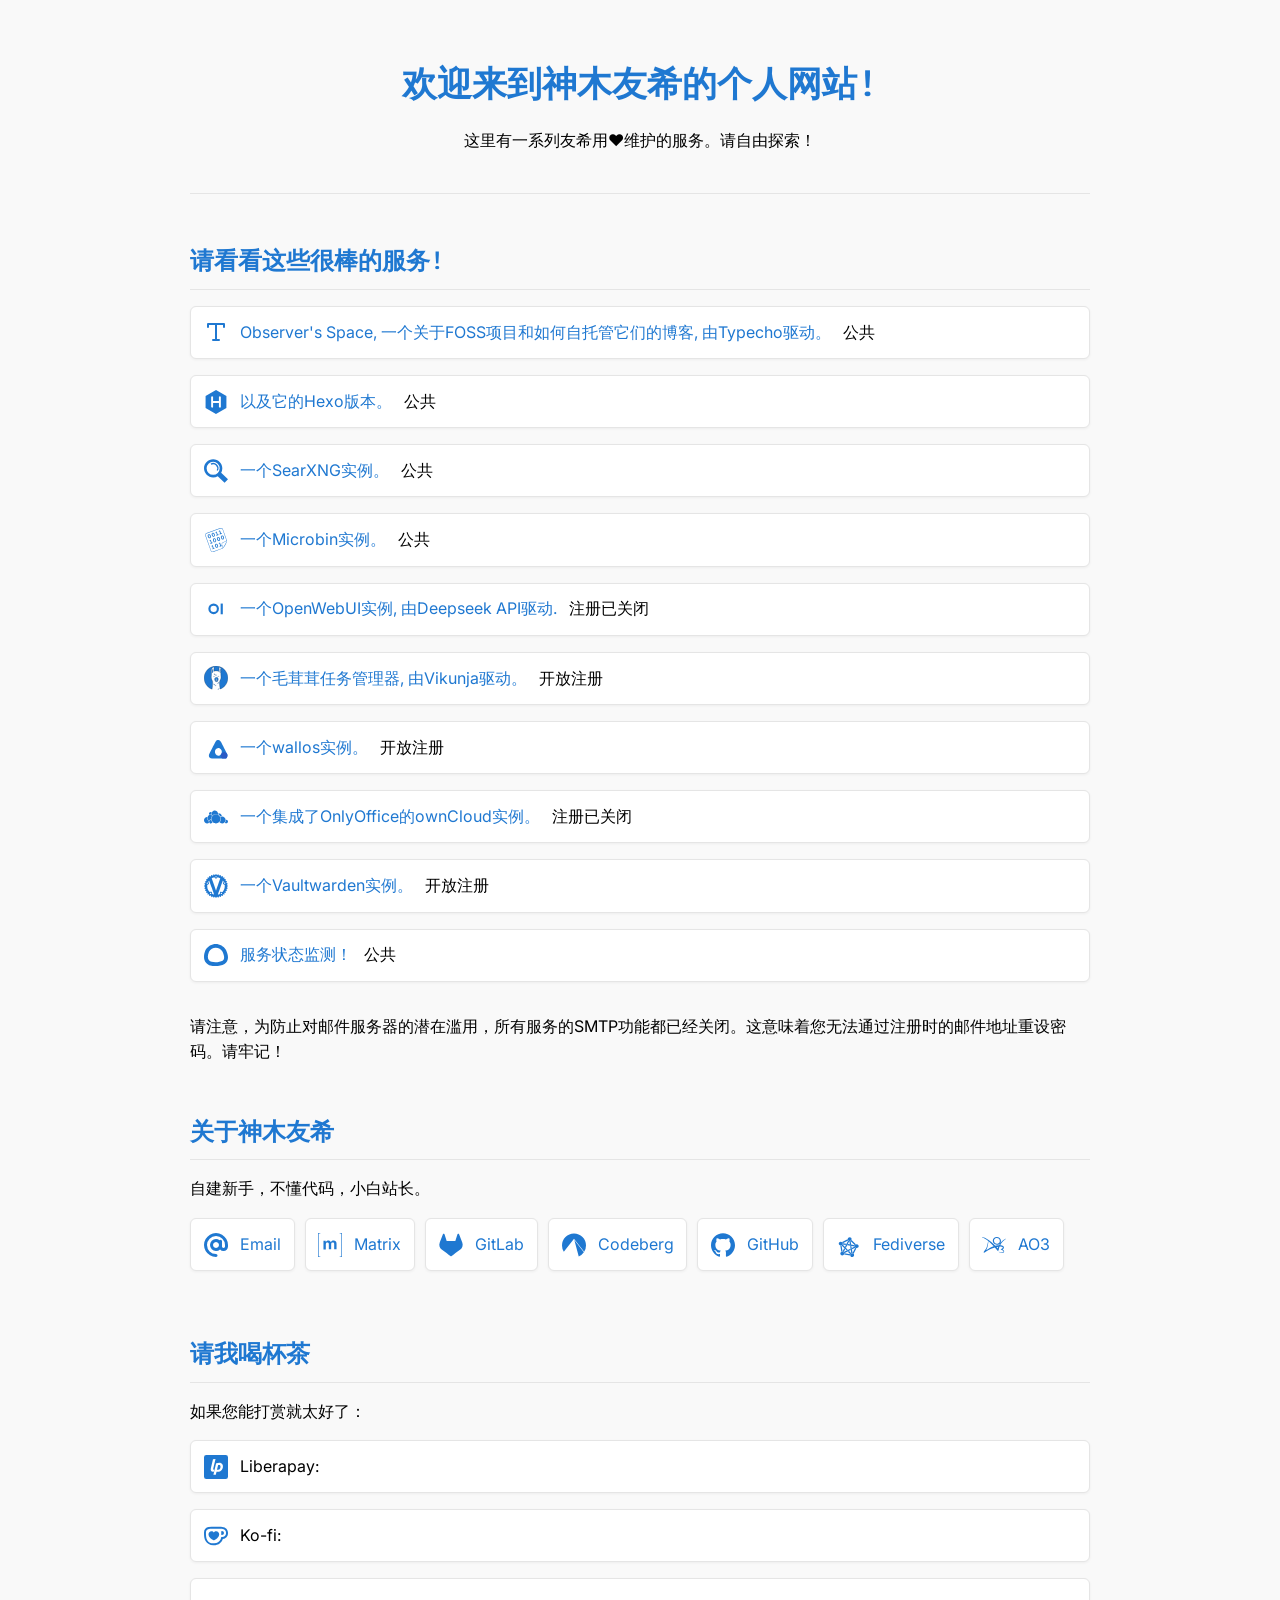
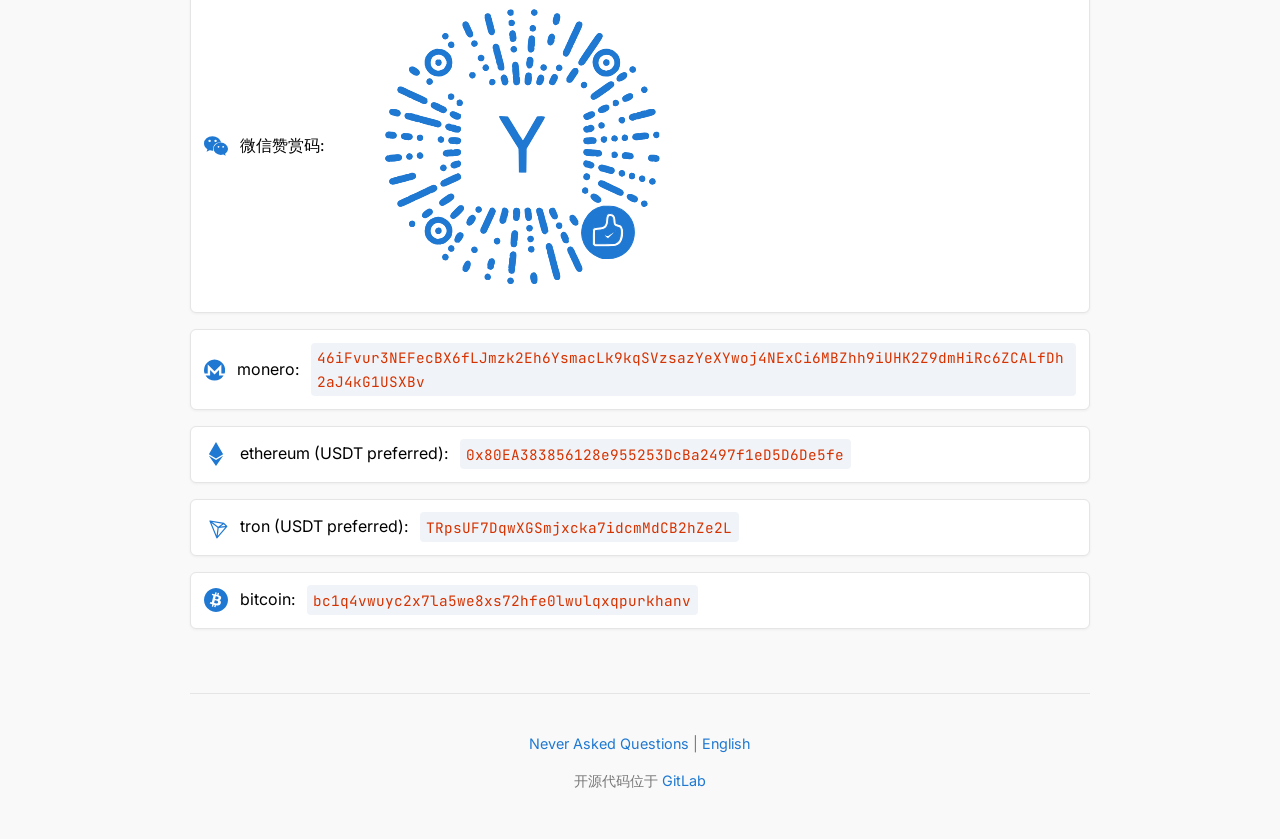
<file: zh/index.html>
<!DOCTYPE html>
<html lang="zh">
<head>
  <meta charset="UTF-8">
  <meta name="viewport" content="width=device-width, initial-scale=1.0">
  <title>Kamiki Yuki</title>
  <link rel="stylesheet" href="/style.css">
  <link rel="preload" href="/fonts/Inter/Inter-VariableFont_opsz,wght.ttf" as="font" type="font/ttf" crossorigin>
  <link rel="preload" href="/fonts/JetBrainsMono/JetBrainsMono-VariableFont_wght.ttf" as="font" type="font/ttf" crossorigin>
</head>
<body>
<div class="container">
  <header>
    <h1>欢迎来到神木友希的个人网站!</h1>
    <p>这里有一系列友希用♥️维护的服务。请自由探索！</p>
  </header>

  <main>
    <section>
      <h2>请看看这些很棒的服务!</h2>
      <ul class="service-list">
        <li>
          <svg class="service-icon" xmlns="http://www.w3.org/2000/svg" width="24" height="24" viewBox="0 0 24 24" fill="none" stroke="currentColor" stroke-width="2" stroke-linecap="round" stroke-linejoin="round" ><polyline points="4 7 4 4 20 4 20 7"/><line x1="9" x2="15" y1="20" y2="20"/><line x1="12" x2="12" y1="4" y2="20"/></svg>
          <a href="https://obsp.de">Observer's Space, 一个关于FOSS项目和如何自托管它们的博客, 由Typecho驱动。</a> 公共
        </li>
        <li>
          <svg class="service-icon" fill="currentColor" role="img" viewBox="0 0 24 24" xmlns="http://www.w3.org/2000/svg"><title>Hexo</title><path d="M12.02 0L1.596 6.02l-.02 12L11.978 24l10.426-6.02.02-12zm4.828 17.14l-.96.558-.969-.574V12.99H9.081v4.15l-.96.558-.969-.574V6.854l.964-.552.965.563v4.145h5.838V6.86l.965-.552.964.563z"/></svg>
          <a href="https://hexo.obsp.de">以及它的Hexo版本。</a> 公共
        </li>
        <li>
          <svg class="service-icon" fill="currentColor" role="img" viewBox="0 0 24 24" xmlns="http://www.w3.org/2000/svg"><title>SearXNG</title><path d="m13.716 17.261 6.873 6.582L24 20.282l-6.824-6.536a9.11 9.11 0 0 0 1.143-4.43c0-5.055-4.105-9.159-9.16-9.159S0 4.261 0 9.316c0 5.055 4.104 9.159 9.159 9.159a9.11 9.11 0 0 0 4.557-1.214ZM9.159 2.773a6.546 6.546 0 0 1 6.543 6.543 6.545 6.545 0 0 1-6.543 6.542 6.545 6.545 0 0 1-6.542-6.542 6.545 6.545 0 0 1 6.542-6.543ZM7.26 5.713a4.065 4.065 0 0 1 4.744.747 4.064 4.064 0 0 1 .707 4.749l1.157.611a5.376 5.376 0 0 0-.935-6.282 5.377 5.377 0 0 0-6.274-.987l.601 1.162Z"/></svg>
          <a href="https://q.obsp.de">一个SearXNG实例。</a> 公共
        </li>
        <li>
          <svg class="service-icon" fill="currentColor" role="img" viewBox="0 0 24 24" xmlns="http://www.w3.org/2000/svg"><title>Pastebin</title><path d="M17.02 0a2.096 2.096 0 00-.722.123L2.624 5.003A2.1 2.1 0 001.35 7.69l5.324 14.915a2.101 2.101 0 002.685 1.272l7.746-2.765c.792-.307 1.345-.534 1.464-.608.543-.314.962-.817 1.964-2.334.904-1.362 1.859-3.323 2.097-4.28.24-.97.239-1.48-.502-3.674l-3.146-8.82A2.102 2.102 0 0017.02 0zm-.083.414c.72-.031 1.4.403 1.657 1.12l3.68 10.357c.103.433-.281 1.147-.736 1.35-.2.1-.71.293-1.142.429-1.397.463-2.05.878-2.458 1.547-.363.591-.315 1.18.16 2.377.462 1.142.533 1.864.225 2.4-.113.188-.301.322-1.354.733l-.002-.005-7.746 2.765a1.68 1.68 0 01-2.157-1.022L1.74 7.55a1.68 1.68 0 011.022-2.157L16.437.513c.165-.06.334-.092.5-.099zM15.9 2.25l-1.203.885.187.519.523-.316.803 2.235-.696.249c.045.145.216.642.238.664l2.166-.78-.238-.662-.687.248zm-3.29 1.182l-1.203.885.186.519.524-.316.803 2.235-.697.25c.046.144.216.64.238.663l2.167-.778-.238-.663-.687.247zM9.085 4.786c-.283 0-.56.076-.8.223-.732.448-.85 1.383-.332 2.558.337.776.873 1.218 1.462 1.215 1.345-.007 1.86-1.4 1.085-2.95-.307-.66-.837-1.036-1.415-1.046zm-.191.672c.168-.01.357.085.539.279.145.155.347.51.437.787.35.998.164 1.688-.414 1.546C8.855 7.93 8.21 6 8.62 5.585a.407.407 0 01.273-.127zm-3.765.75c-.283 0-.56.076-.8.223-.732.448-.85 1.382-.332 2.557.337.777.873 1.218 1.462 1.215 1.344-.007 1.86-1.398 1.085-2.95-.307-.66-.838-1.036-1.415-1.045zm-.192.672c.168-.01.358.085.54.278.145.155.347.51.437.787.35.999.164 1.689-.415 1.547-.6-.141-1.243-2.072-.834-2.485a.407.407 0 01.272-.127zm13.362.655c-.283 0-.56.076-.8.223-.732.448-.85 1.382-.332 2.558.337.776.873 1.218 1.462 1.215 1.345-.007 1.86-1.4 1.085-2.95-.307-.66-.837-1.036-1.415-1.046zm-.191.672c.168-.01.357.085.539.278.145.155.347.51.437.787.35.999.164 1.689-.414 1.547-.601-.141-1.244-2.072-.835-2.485a.407.407 0 01.273-.127zm-3.766.75a1.532 1.532 0 00-.8.222c-.73.448-.848 1.383-.331 2.558.337.776.873 1.218 1.462 1.215 1.344-.007 1.86-1.398 1.085-2.95-.307-.66-.838-1.036-1.416-1.045zm-.19.67c.167-.008.357.086.539.28.145.155.347.51.437.787.35.998.164 1.688-.415 1.547-.6-.142-1.244-2.072-.835-2.485a.408.408 0 01.273-.128zm-3.746.744c-.283-.001-.56.076-.8.223-.732.448-.85 1.382-.332 2.557.337.777.873 1.218 1.462 1.215 1.345-.007 1.86-1.398 1.085-2.95-.307-.66-.838-1.036-1.415-1.045zm-.192.672c.169-.01.358.085.54.278.145.155.347.51.437.787.35.999.164 1.689-.414 1.547-.601-.141-1.244-2.072-.835-2.485a.407.407 0 01.272-.127zm-3.515.616l-1.203.884.187.52.524-.316.802 2.233-.696.25c.045.145.216.641.238.663l2.166-.778-.238-.663-.687.247zm15.664 1.33c.034 0 .049.047.064.135.023.11-.064.545-.195.957-.47 1.435-2.052 4.223-3.08 5.396l-.407.47.05-.667c.03-.567-.015-.812-.376-1.71-.496-1.263-.533-1.73-.158-2.31.34-.514 1.028-.907 2.448-1.37.72-.238 1.175-.463 1.385-.664.132-.145.207-.22.253-.235a.048.048 0 01.015-.003zm-6.43 1.476l-1.202.885.187.52.523-.317.803 2.235-.696.25c.045.144.216.641.238.663l2.166-.779-.238-.662-.687.247-1.093-3.042zm-3.578 1.33c-.283 0-.56.077-.8.223-.731.448-.85 1.382-.332 2.558.337.776.873 1.218 1.462 1.215 1.345-.007 1.86-1.399 1.086-2.95-.307-.66-.838-1.036-1.416-1.046zm-.191.672c.168-.009.358.085.54.28.144.153.346.51.437.786.35.998.164 1.688-.415 1.546-.6-.14-1.244-2.072-.835-2.485a.407.407 0 01.273-.127zm-3.515.616l-1.204.885.187.52.524-.317.803 2.234-.697.25c.045.145.216.642.238.664l2.166-.779-.238-.663-.687.248-1.092-3.042z"/></svg>
          <a href="https://bin.obsp.de">一个Microbin实例。</a> 公共
        </li>
        <li>
          <svg class="service-icon" fill="currentColor" viewBox="0 0 177 177"><circle cx="88.5" cy="88.5" r="88.5" fill="#ffffff"/><path d="M122.8 48.4h16v79h-16z"/><circle cx="71.2" cy="87.5" r="39.1"/><circle cx="71.2" cy="87.5" r="23.4" fill="#ffffff"/></svg>

          <a href="https://ai.code.com.de">一个OpenWebUI实例, 由Deepseek API驱动.</a> 注册已关闭
        </li>
        <li>
          <svg class="service-icon" fill="currentColor" xmlns="http://www.w3.org/2000/svg" xml:space="preserve" fill-rule="evenodd" stroke-linejoin="round" stroke-miterlimit="2" clip-rule="evenodd" viewBox="0 0 258 258">
                        <g stroke="#000">
                            <path stroke-width="1.9999500000000001" d="M86.898 249.943c-18.017-6.255-34.526-16.556-48.409-30.439C14.314 195.33 1 163.186 1 128.997c0-29.972 10.234-58.37 29.045-81.207a130.541 130.541 0 0 1 8.445-9.301C62.664 14.315 94.807.999 128.997.999c35.39 0 68.14 13.925 92.22 39.207a127.16 127.16 0 0 1 6.66 7.584h.003c18.6 22.913 29.115 51.98 29.115 81.207 0 34.189-13.313 66.33-37.488 90.507-17.212 17.21-45.491 28.689-45.466 28.724-2.718-15.407-4.94-28.668-5.428-34.242-1.418-16.854-5.506-34.731-.001-50.879 4.758-13.957 12.617-18.229 13.594-39.766.344-7.567-1.954-31.608-1.954-31.608s3.374-8.71-2.458-18.794c7.112-14.635 9.85-28.042 3.138-45.667-2.614-6.859-17.576-24.734-18.29-7.69-.265 6.387-1.198 30.645-3.3 38.361-10.188-3.957-21.377-4.368-28.624-4.368-6.077 0-14.857.288-23.495 2.715-.054-.684-.228-1.405-.228-2.125 0-9.888.593-19.675.824-29.372.238-6.65 2.85-14.55-7.125-11.431-21.375 6.651-21.137 36.167-20.187 51.548.154 2.497.4 5.057 1.103 7.487.192.658.463 2.151 1.168 2.715-4.23 9.13-1.327 16.62-1.327 16.62s-1.272 12.365-2.233 23.27c-.227 2.558.02 12.68.327 15.127.55 4.383 1.93 8.688 3.441 12.88 1.912 5.307 4.91 10.692 7.197 16.137 6.907 16.438 1.127 36.799 1.48 54.527.299 12.571-3.6 23.976-4.765 36.27Z"/>
                          <path stroke-width=".9999750000000001" d="M154.319 144.376c.008 6.254-5.632 17.8-7.34 20.515-2.83 4.79-8.073 6.513-13.213 6.153-5.138.36-10.38-1.362-13.213-6.153-1.707-2.717-7.442-14.486-7.434-19.805.014-9.84 1.332-12.915 6.338-18.114 3.32-3.445 7.923-5.388 14.31-5.23 6.387-.158 10.399.99 13.83 4 5.489 4.811 6.711 8.793 6.722 18.634Zm-18.8 14.982c.155-1.596-.458-3.516-.514-5.096a42.3 42.3 0 0 1 .21-5.97c.084-.792.412-1.772.203-2.58.33-.276.652-.563.963-.864.413-.399 3.79-4.923 4.31-5.688.33-.488.666-.992 1.044-1.45.386-.465 1.476-1.202.518-1.576-3.155.136-6.084 1.902-8.454 3.603-2.143-1.423-5.39-2.73-8.091-1.97-1.611.453-.148.947.524 1.377 1.24.825 2.252 1.885 3.165 2.981.91 1.104 1.753 2.244 2.645 3.356a47.16 47.16 0 0 0-.365 11.649c.052.547-.004 1.5.147 2.343-4.68-.087-9.326-1.066-13.97-1.459 3.943 3.476 10.258 5.913 15.877 5.772 4.843-.123 17.33-2.001 17.179-8.003-1.624 1.799-4.6 2.224-7.027 2.583-2.73.405-5.569.796-8.364.992Z"/>
                          <path fill-rule="nonzero" stroke-width=".9999750000000001" d="M89 73.95C87.719 62.47 83.858 41.952 97.2 29.784c1.472-1.342 1.867 3.227 2.113 5.076.339 2.537-.006 9.788.044 12.344.096 4.812 1.104 7.328.635 9.527-1.284 6.012-2.315 5.624-3.541 9.28-2.435 7.25-7.099 11.076-7.45 7.937M172.345 71.683c1.365 2.444 4.933-10.701 6.05-16.41 1.054-5.374 2.391-12.515.542-17.853-.992-2.864-7.077-11.276-7.794-8.385-.28 1.122-.426 9.48-1.114 13.478-.852 4.948-2.388 9.84-2.397 14.871-.02 11.276 3.379 11.74 4.713 14.299M128.386 206.8c-.29.877-2.48 1.52-3.301 1.785-1.988.642-3.753-.926-4.864-2.246-1.544-1.83-1.504-4.75-2.15-6.885-.391-1.292-2.604-1.466-3.268-.272-2.218 3.987-10.823-3.516-8.823-6.013 1.319-1.647-1.837-3.101-3.138-1.477-3.86 4.821 6.522 13.8 12.477 11.366.265 1.204.544 2.407 1.054 3.55 1.004 2.247 3.197 3.7 5.468 4.92 3.093 1.658 9.101-1.254 10.019-4.034.64-1.933-2.838-2.619-3.474-.695M155.799 177.667c.32 1.34.37 5.876-2.125 3.394-1.011-1.008-3.022-.413-3.104.934-.192 3.118-3.319 3.188-6.017 2.245-2.142-.747-3.271 2.21-1.148 2.952 3.962 1.383 8.262.617 9.97-2.379 1.344.634 2.864.806 4.084-.341 2.13-2.005 2.45-4.83 1.83-7.428-.47-1.968-3.96-1.346-3.49.623M162.119 242.865c-.934 1.91-2.648 1.79-4.485.988-1.347-.587-3.014.384-2.607 1.748.817 2.736-2.639 3.535-4.976 2.559-2.056-.859-3.844 1.84-1.765 2.709 4.21 1.757 9.564.22 10.34-3.485 2.707.429 5.294-.33 6.586-2.975.893-1.824-2.188-3.396-3.093-1.544M134.76 95.656c-.434 2.69-5.48-.443-6.732-1.292-1.103-.747-2.53-.294-2.664.965-.182 1.694-2.466 1.202-3.508.99-1.975-.402-3.65-1.631-3.696-3.48-.047-1.797 1.093-3.683 1.688-5.37.381-1.077-1.163-2.263-2.29-1.541-2.033 1.297-11.83 2.464-7.927-1.807 1.242-1.36-.952-3.306-2.208-1.93-1.803 1.973-3.021 6.493.877 7.45 2.059.504 5.037.479 7.576-.1-1.06 3.397-1.283 6.507 3.086 8.69 2.954 1.474 7.008 1.464 8.727-.816 3.615 1.946 9.294 3.831 10.08-1.034.278-1.721-2.728-2.464-3.01-.725M102.32 114.762c1.558-4.04 3.232-9.119 7.503-8.31 3.232.693 7.558 11.482 4.789 10.416-1.5-.577-2.695-5.48-5.51-6.117-1.79-.404-4.271 5.8-6.666 6.435-1.161.306-.577-1.386-.116-2.424M148.2 114.762c1.558-4.04 3.231-9.119 7.502-8.31 3.231.693 7.558 11.482 4.789 10.416-1.5-.577-2.693-5.48-5.51-6.117-1.79-.404-4.273 5.8-6.666 6.435-1.161.306-.577-1.386-.116-2.424"/>
                        </g>
                    </svg>
          <a href="https://vikunja.obsp.de">一个毛茸茸任务管理器, 由Vikunja驱动。</a> 开放注册
        </li>
        <li>
          <svg  xmlns="http://www.w3.org/2000/svg" width="24" height="24" viewBox="0 0 160 160">
            <path d="M0 0 C10.83283876 5.4864427 16.68906251 22.94247999 21.8125 33.1875 C23.14581214 35.83222681 24.48188536 38.47554481 25.8183136 41.11869812 C26.703394 42.86959796 27.58734033 44.62107155 28.47013855 46.37312317 C31.9150161 53.19791215 35.4485101 59.97299024 39.03244019 66.72570801 C42.96784964 74.14693774 46.71209608 81.65925881 50.4375 89.1875 C51.27474609 90.70150391 51.27474609 90.70150391 52.12890625 92.24609375 C54.77235288 98.18793051 54.47819536 104.97975997 52.48828125 111.11328125 C50.20571788 115.97362912 48.04593101 119.26748378 43.4375 122.1875 C40.23753959 122.78396121 37.08099001 122.75463917 33.83300781 122.73681641 C32.87137726 122.74703827 31.9097467 122.75726013 30.91897583 122.76779175 C27.74260494 122.79557166 24.56710289 122.79367073 21.390625 122.7890625 C19.17730386 122.7968388 16.96398569 122.80550863 14.75067139 122.81503296 C10.11037528 122.82995596 5.47038347 122.82937737 0.83007812 122.81884766 C-5.10284622 122.80727617 -11.03451817 122.84107492 -16.96723557 122.887537 C-21.53992948 122.91707591 -26.11232431 122.91874621 -30.68509674 122.91251755 C-32.8714775 122.91354136 -35.05787558 122.92396796 -37.24416351 122.94414139 C-40.31039924 122.96895576 -43.37422937 122.95524105 -46.44042969 122.93212891 C-47.33529083 122.94741638 -48.23015198 122.96270386 -49.15213013 122.97845459 C-55.92929351 122.86614819 -60.48353823 120.67570259 -65.5625 116.1875 C-69.99497215 110.44867354 -70.43838866 104.25571782 -69.5625 97.1875 C-68.26821953 92.83279349 -66.53648578 88.94954919 -64.4375 84.92578125 C-64.13468613 84.34244522 -63.83187225 83.75910919 -63.5198822 83.15809631 C-62.53830071 81.26983563 -61.55050371 79.38490706 -60.5625 77.5 C-59.87538131 76.18133524 -59.18861663 74.86248596 -58.50219727 73.54345703 C-54.47583163 65.81383469 -50.42982491 58.09419362 -46.35058594 50.39233398 C-43.88307516 45.72678254 -41.45664623 41.04134772 -39.05078125 36.34375 C-38.11337223 34.51836843 -37.17561993 32.69316352 -36.23782349 30.86798096 C-35.34074216 29.1176058 -34.44944998 27.36426741 -33.55834961 25.61083984 C-18.2575698 -4.16400715 -18.2575698 -4.16400715 0 0 Z " fill="#1f78d1" transform="translate(102.5625,27.8125)"/>
            <path d="M0 0 C6.4638334 3.37808379 11.29799133 7.88660781 14.015625 14.84375 C15.75593615 22.61444164 15.72593358 31.22329287 11.51953125 38.09375 C7.86387636 43.42348984 3.79904775 47.21212183 -2.48046875 49.09375 C-8.34413872 49.99944425 -13.41034214 49.45053109 -18.59375 46.49609375 C-23.60509092 42.77130826 -27.65814243 38.11423928 -29.48046875 32.09375 C-30.25665077 24.6603145 -31.10820839 16.46801002 -26.98046875 9.90625 C-20.13083133 1.52723986 -10.89520059 -3.98060872 0 0 Z " fill="#ffffff" transform="translate(103.48046875,81.90625)"/>
            <path d="M0 0 C6.01946138 3.46386165 10.48395115 7.32421769 13.203125 13.83203125 C14.29984491 22.35181329 13.42193558 29.83495928 8.203125 36.83203125 C5.91407726 39.45918185 4.19768513 40.68059778 0.72583008 41.20922852 C-2.29231576 41.37143361 -5.27487951 41.37730459 -8.296875 41.33203125 C-9.32941406 41.3475 -10.36195313 41.36296875 -11.42578125 41.37890625 C-18.94942008 41.34007457 -18.94942008 41.34007457 -22.87890625 38.984375 C-28.57593088 32.59117629 -31.32957783 26.92462621 -31.1015625 18.38671875 C-30.24026828 11.16509796 -26.26041943 6.86448474 -20.89453125 2.27734375 C-14.63331933 -2.03671288 -7.05186934 -2.94484488 0 0 Z " fill="#2A5AC5" transform="translate(142.796875,109.16796875)"/>
          </svg>
          <a href="https://wallos.obsp.de">一个wallos实例。</a> 开放注册
        </li>
        <li>
          <svg  class="service-icon" fill="currentColor"  role="img" viewBox="0 0 24 24" xmlns="http://www.w3.org/2000/svg"><title>ownCloud</title><path d="M5.1888 9.5202c-.1375-.2475-.22-.5317-.22-.825 0-.926.7517-1.6776 1.6776-1.6776.3392 0 .66.1008.9259.2842a3.5233 3.5233 0 0 0-.3117 1.4576c0 .0916.009.1925.009.2841-.0642 0-.1284-.0091-.2017-.0091a3.6837 3.6837 0 0 0-1.8793.4858zm-.3667 6.518c-.9717-.7059-1.6135-1.8518-1.6135-3.1444 0-.33.0458-.6509.1192-.9534H3.227C1.4485 11.9404 0 13.3888 0 15.1673c0 1.7785 1.4485 3.2269 3.227 3.2269.6784 0 1.3109-.2109 1.8334-.5684-.2108-.33-.3392-.7334-.3392-1.155 0-.22.0367-.431.1009-.6326zm.1375-.3484c.2933-.5592.8159-.9717 1.4484-1.1.055-.0092.1192-.0184.1834-.0275.0642-.0092.1191-.0092.1833-.0184h.0825c.1009 0 .1925.0092.2934.0184-.0275-.22-.0458-.44-.0458-.6693 0-1.0817.3575-2.0901.9534-2.906-.1375-.165-.2567-.3483-.3575-.5409l-.0825-.165c-.0275-.055-.055-.11-.0733-.165-.0917-.2292-.165-.4675-.2109-.715-.0825-.0092-.165-.0092-.2475-.0092-.605 0-1.1826.1558-1.6776.4309-.055.0275-.11.0641-.165.0916-.055.0367-.1009.0642-.1559.1009-.5684.3942-1.0176.9534-1.2742 1.6043-.0183.055-.0458.1191-.0642.1741-.0183.055-.0367.1192-.055.1742a3.4222 3.4222 0 0 0-.1284.926c.009 1.1367.5592 2.1542 1.3935 2.796zm11.3216-4.1344c.4675-.2475.99-.3942 1.5493-.4309-.1467-1.65-1.531-2.9519-3.2177-2.9519-.0642 0-.1284 0-.1925.0092.0275.1834.0458.3759.0458.5684 0 .3025-.0367.5959-.11.8709.8067.4492 1.485 1.1184 1.925 1.9343zm-8.608-2.301c.009.0642.0274.1283.0366.1925.0367.1467.0733.2934.1284.4309.0275.0641.0458.1191.0733.1833.0275.055.055.1192.0825.1742.0825.165.1833.3208.2933.4675.2292-.2567.4767-.495.7517-.7059.055-.0366.1009-.0733.1559-.11l.165-.11c.7425-.4767 1.6226-.7517 2.5577-.7609h.0642c.0642 0 .1191 0 .1833.0092.0825 0 .165.0092.2475.0183.5684.0459 1.1.1926 1.5951.4217.0458-.2291.0733-.4583.0733-.7058 0-.1834-.0183-.3576-.0458-.5226-.009-.0641-.0183-.1192-.0367-.1833-.009-.0642-.0275-.1192-.0458-.1742-.3667-1.3751-1.6134-2.3652-3.0894-2.3652-1.2192 0-2.2826.6784-2.8327 1.6685-.0275.055-.0642.11-.0917.165-.0275.0642-.055.1192-.0825.1833-.1466.3759-.2383.7793-.2383 1.2101 0 .11.009.2109.0183.3209.0183.0641.0275.1283.0367.1925zm14.5576 5.4637a1.426 1.426 0 0 0-.2842.0275c.009.0825.009.165.009.2384 0 1.0267-.4034 1.9618-1.0634 2.6585.3209.3758.8067.6142 1.3384.6142.9718 0 1.7693-.7976 1.7693-1.7693 0-.9717-.7975-1.7693-1.7693-1.7693zm-.6509.1192c0-.0642-.009-.1284-.009-.1925-.009-.0642-.009-.1284-.0183-.1834-.2475-1.65-1.641-2.9243-3.3369-2.9794h-.1833c-.0642 0-.1192 0-.1834.0092a3.5512 3.5512 0 0 0-1.3934.3942c.2567.5592.4034 1.1735.4309 1.8152 0 .0641.009.1283.009.1925v.055c0 .0825 0 .165-.009.2475-.0733 1.2192-.596 2.3102-1.4026 3.126a3.5036 3.5036 0 0 0 2.6127 1.1643c.8892 0 1.705-.3392 2.3284-.8892.0458-.0459.0917-.0825.1376-.1284.0458-.0458.0917-.0916.1283-.1375.5684-.6234.9076-1.4484.9076-2.356a.563.563 0 0 1-.0183-.1375zM7.8656 16.5057c-.0367-.055-.0642-.11-.1008-.165a4.9471 4.9471 0 0 1-.5409-1.3934c-.1192-.0275-.2383-.0367-.3575-.0367h-.0367c-.0642 0-.1192.0092-.1834.0092-.0642.0092-.1191.0184-.1833.0367-.5225.1192-.9534.4767-1.1826.9442-.0275.055-.055.11-.0733.1742-.0183.055-.0367.1192-.055.1742a1.681 1.681 0 0 0-.055.4308c0 .3392.1009.66.2659.926.0367.055.0642.1008.11.1558.0367.0458.0733.0917.1192.1375a1.764 1.764 0 0 0 1.2834.55c.7517 0 1.3934-.4675 1.6501-1.1275-.1925-.2017-.3759-.4126-.5317-.651a.5052.5052 0 0 1-.1284-.165zm8.6356-2.2643c.009-.0733.009-.1558.009-.2383v-.1192c0-.6509-.1375-1.2651-.385-1.8243l-.0825-.165-.0825-.165c-.4034-.7334-.9992-1.3476-1.7235-1.7602-.055-.0275-.11-.0641-.165-.0916l-.165-.0825c-.5592-.2659-1.1734-.4126-1.8243-.4309h-.2292c-.0825 0-.1558.0092-.2291.0092a4.3878 4.3878 0 0 0-1.9618.6325c-.055.0367-.11.0642-.1559.1009-.055.0366-.1008.0733-.1558.11-.3025.22-.5776.4675-.816.7517-.0366.0458-.0824.0916-.119.1467-.0368.0458-.0734.1008-.11.1466-.5318.7426-.8435 1.641-.8435 2.6219 0 .2567.0183.5134.0642.7517.009.0733.0275.1375.0367.2108.0183.0734.0367.1467.055.2292.11.4126.2842.7976.5042 1.1551.0367.055.0642.11.1008.1559.0367.055.0733.1008.11.1558.0826.1192.1742.2292.2659.33.055.055.1008.1192.1558.1742.0458.055.1009.1008.1559.1467.8067.7425 1.8885 1.2009 3.071 1.2009 1.1368 0 2.1819-.4217 2.9794-1.1184.0458-.0367.0917-.0825.1375-.1192.0458-.0458.0917-.0825.1375-.1283.66-.6876 1.1093-1.5768 1.2376-2.5669a7.8659 7.8659 0 0 0 .0275-.22z"/></svg>
          <a href="https://own.neomail.cc">一个集成了OnlyOffice的ownCloud实例。</a> 注册已关闭
        </li>
        <li>
          <svg class="service-icon" fill="currentColor" role="img" viewBox="0 0 24 24" xmlns="http://www.w3.org/2000/svg"><title>Vaultwarden</title><path d="M11.5405.4477c-.143.2381-.3334.5239-.4382.6286-.1715.181-.181.1715-.7334-.3715-.6667-.6666-.7715-.6476-1.086.2096-.1332.3524-.295.6-.4285.6762-.1905.0953-.2856.0667-.7619-.2761-.8001-.562-.9429-.4763-1.0954.619-.038.2763-.1143.4763-.2095.5144-.0762.0286-.4-.0667-.7049-.219-.781-.3716-.8953-.2858-.9048.619 0 .3715-.0476.7238-.0952.7715-.0667.0667-.3144.0476-.781-.0666-.9144-.2191-.9716-.162-.7525.7524.1142.4667.1333.7144.0666.781-.0476.0477-.4.0953-.7715.0953-.9143.0095-.9906.1238-.6095.9049.3714.781.2762 1.0096-.4477 1.1049-1.0669.1523-1.1335.2857-.543 1.0762.4763.6286.4477.724-.3429 1.0096-.8476.324-.8667.4286-.2 1.0954.543.5524.5525.562.3715.7334-.1047.1048-.3905.2953-.6286.4382-.5906.3428-.5906.5714 0 .9143.2381.143.5239.3333.6286.4381.181.1715.1715.181-.3715.7335-.6667.6667-.6476.7715.2096 1.0859.3525.1332.6.2951.6762.4285.0953.1905.0667.2857-.2761.762-.562.8-.4763.9428.6191 1.0953.2762.038.4762.1143.5143.2095.0286.0763-.0666.4-.219.705-.3716.7809-.2858.8953.619.9048.3715 0 .724.0476.7715.0951.0667.0667.0476.3144-.0666.7812-.219.9143-.162.9715.7524.7524.4667-.1143.7144-.1334.7811-.0667.0476.0476.0952.4.0952.7715.0095.9144.1239.9906.9049.6096.781-.3715 1.0096-.2762 1.1049.4476.1524 1.067.2857 1.1335 1.0762.543.6286-.4763.724-.4477 1.0097.343.3238.8476.419.8667 1.1049.1903.6666-.6476.6095-.6571 1.1619.2763.343.581.5715.581.9145 0 .5523-.9334.4952-.924 1.1619-.2763.6859.6764.781.6573 1.0954-.2.1333-.3523.2952-.6.4286-.6762.1905-.0953.2858-.0667.762.2762.8.562.943.4762 1.0953-.619.0381-.2763.1143-.4763.2096-.5144.0762-.0286.4.0666.7048.219.781.3715.8954.2857.905-.619 0-.3715.0474-.724.0951-.7716.0667-.0667.3143-.0476.781.0667.9145.219.9716.162.7525-.7524-.1143-.4668-.1333-.7145-.0667-.7812.0477-.0475.4-.0951.7715-.0951.9144-.0095.9906-.1238.6097-.905-.3715-.7809-.2763-1.0096.4476-1.1048 1.0667-.1523 1.1334-.2857.543-1.0762-.4763-.6287-.4478-.724.3428-1.0097.8477-.3238.8668-.419.1905-1.105-.6477-.6666-.6572-.6095.2762-1.1618.2953-.181.4382-.324.4382-.4573 0-.1334-.143-.2763-.4382-.4571-.9334-.5525-.924-.4954-.2762-1.1621.6763-.6858.6572-.781-.2-1.0953-.3524-.1334-.6001-.2953-.6763-.4287-.0952-.1905-.0667-.2857.2763-.7619.562-.8001.4761-.9429-.6192-1.0954-.2762-.038-.4762-.1143-.5143-.2096-.0286-.0762.0667-.4.219-.7048.3715-.781.2858-.8953-.619-.905-.3715 0-.7239-.0474-.7716-.0951-.0666-.0666-.0476-.3143.0667-.781.219-.9143.162-.9715-.7524-.7524-.4668.1142-.7144.1333-.781.0666-.0478-.0477-.0953-.4-.0953-.7715-.0095-.9144-.1238-.9906-.905-.6096-.7809.3714-1.0095.2763-1.1047-.4477-.1524-1.0667-.2858-1.1334-1.0763-.543-.6287.4764-.724.4478-1.0096-.3428-.324-.8476-.4287-.8667-1.0954-.2-.5525.543-.562.5525-.7335.3715-.1047-.1048-.2952-.3905-.438-.6286C12.2739.1429 12.1309 0 11.9976 0c-.1333 0-.2761.1429-.4571.4477zm.9334 1.9335c.1048.1048.1905.3143.1905.4762 0 .162-.0857.3715-.1905.4763-.4096.4095-1.143.1048-1.143-.4763 0-.362.3048-.6667.6667-.6667.162 0 .3715.0857.4763.1905zM11.007 4.0004c.924.8953 1.0573.8953 1.9812 0l.6858-.6667.6667.1905c.762.2095 1.9431.7143 1.9431.8382 0 .038-.8953 2.6287-1.9907 5.7434-1.0953 3.1146-2.0478 5.8386-2.105 6.0577-.0666.2286-.1524.4096-.1905.4096-.038 0-.1143-.162-.162-.3524-.057-.2-1-2.9432-2.1049-6.1054-1.1143-3.1622-2.0192-5.772-2.0192-5.791 0-.1143 2.1145-.9334 2.5622-.9811.0285-.0095.3524.2857.7333.6572zm-3.3432 9.601c1.3526 3.7908 2.4288 6.9054 2.4003 6.934-.0667.0762-1.0763-.219-1.5048-.4477-.343-.1715-.3525-.1905-.4763-1-.0763-.524-.1906-.905-.3049-1.0573-.1904-.2381-.219-.2381-.8667-.1715-1.4287.162-1.3715.181-1.9335-.5714-.6096-.8096-1.181-1.9431-1.4573-2.9051-.162-.5334-.219-1.0668-.2571-2.0954l-.0477-1.3812.8572-.4571c1.1525-.6 1.181-.7049.5905-1.8764-.4285-.8477-.4285-.8.124-1.6002.1523-.2286.3142-.381.3523-.3334.038.0381 1.1716 3.1717 2.524 6.9627Zm11.8203-6.2101.2382.4-.3906.7715c-.5905 1.181-.562 1.2858.581 1.8859l.8478.4476v1.0763c0 1.2478-.1715 2.2193-.581 3.2575-.3144.7905-.943 1.8383-1.448 2.4288l-.3237.381-.7524-.1143c-.4096-.0666-.8668-.1142-1.0096-.1142-.4 0-.6002.3523-.7335 1.2858l-.1238.8286-.5048.219c-.581.2573-1.2859.4668-1.3526.3906-.038-.038 4.01-11.5249 4.8482-13.7728l.0952-.2381.1905.2381c.1048.1238.2953.4096.419.6287zM3.7586 8.715c.4478.4382.181 1.0954-.4475 1.0954-.4 0-.6478-.2381-.6478-.6286 0-.6286.6573-.9144 1.0954-.4668zm17.221-.1332c.2761.1523.3523.2666.3523.5999 0 .381-.2477.6287-.6381.6287-.6382 0-.9144-.6477-.4573-1.0954.2572-.2666.4287-.2952.743-.1332zM7.2352 19.1543c.3429.8191-.8287 1.3239-1.2097.5144-.1429-.2953-.1429-.343.0095-.5716.3239-.4952.9906-.4666 1.2.0572zm10.563-.2572c.238.1905.3047.524.1523.8192-.3905.7619-1.524.219-1.1905-.562.1713-.4286.6667-.5524 1.0382-.2572z"/></svg>
          <a href="https://vw.obsp.de">一个Vaultwarden实例。</a> 开放注册
        </li>
        <li>
          <svg class="service-icon" fill="currentColor" role="img" viewBox="0 0 24 24" xmlns="http://www.w3.org/2000/svg"><title>Uptime Kuma</title><path d="M11.759.955c-4.071 0-7.93 2.265-10.06 5.774l-.16.263-.116.284c-1.81 4.44-2.188 9.118.621 12.459 2.67 3.174 6.221 3.328 9.477 3.308 3.256-.02 6.323-.482 8.995-2.032C22.75 19.714 24 16.917 24 14.53c0-2.388-.724-4.698-1.882-7.343l-.112-.257-.148-.238C19.683 3.2 15.83.955 11.758.955Zm0 3.868c2.919 0 5.19 1.305 6.816 3.914 2.076 4.747 2.076 7.724 0 8.929-3.116 1.808-11.234 2.359-13.57-.42-1.558-1.853-1.558-4.69 0-8.51 1.584-2.608 3.835-3.913 6.754-3.913z"/></svg>
          <a href="https://status.obsp.de/status/1">服务状态监测！</a> 公共
        </li>
      </ul>
      <p>请注意，为防止对邮件服务器的潜在滥用，所有服务的SMTP功能都已经关闭。这意味着您无法通过注册时的邮件地址重设密码。请牢记！</p>
    </section>

    <section>
      <h2>关于神木友希</h2>
      <p>自建新手，不懂代码，小白站长。</p>
      <ul class="about-list">
        <li>
          <!-- at icon by Free Icons (https://free-icons.github.io/free-icons/) -->
          <svg class="about-icon" fill="currentColor" xmlns="http://www.w3.org/2000/svg" height="1em"  viewBox="0 0 512 512">
            <path
                    d="M 256 64 Q 174 66 120 120 L 120 120 L 120 120 Q 66 174 64 256 Q 66 338 120 392 Q 174 446 256 448 Q 270 448 279 457 Q 288 466 288 480 Q 288 494 279 503 Q 270 512 256 512 Q 184 511 127 477 Q 69 443 35 385 Q 1 328 0 256 Q 1 184 35 127 Q 69 69 127 35 Q 184 1 256 0 Q 328 1 385 35 Q 443 69 477 127 Q 511 184 512 256 L 512 288 L 512 288 Q 511 329 484 356 Q 457 383 416 384 Q 371 383 343 350 Q 307 383 256 384 Q 202 383 165 347 Q 129 310 128 256 Q 129 202 165 165 Q 202 129 256 128 Q 299 129 331 152 Q 339 144 352 144 Q 366 144 375 153 Q 384 162 384 176 L 384 256 L 384 256 L 384 288 L 384 288 Q 384 302 393 311 Q 402 320 416 320 Q 430 320 439 311 Q 448 302 448 288 L 448 256 L 448 256 Q 446 174 392 120 Q 338 66 256 64 L 256 64 Z M 320 256 Q 319 220 288 201 Q 256 183 224 201 Q 193 220 192 256 Q 193 292 224 311 Q 256 329 288 311 Q 319 292 320 256 L 320 256 Z"
            />
          </svg>
          <a href="mailto:yukidev@zohomail.eu">Email</a>
        </li>
        <li>
          <svg class="about-icon" role="img" fill="currentColor" viewBox="0 0 24 24" xmlns="http://www.w3.org/2000/svg"><title>Matrix</title><path d="M.632.55v22.9H2.28V24H0V0h2.28v.55zm7.043 7.26v1.157h.033c.309-.443.683-.784 1.117-1.024.433-.245.936-.365 1.5-.365.54 0 1.033.107 1.481.314.448.208.785.582 1.02 1.108.254-.374.6-.706 1.034-.992.434-.287.95-.43 1.546-.43.453 0 .872.056 1.26.167.388.11.716.286.993.53.276.245.489.559.646.951.152.392.23.863.23 1.417v5.728h-2.349V11.52c0-.286-.01-.559-.032-.812a1.755 1.755 0 0 0-.18-.66 1.106 1.106 0 0 0-.438-.448c-.194-.11-.457-.166-.785-.166-.332 0-.6.064-.803.189a1.38 1.38 0 0 0-.48.499 1.946 1.946 0 0 0-.231.696 5.56 5.56 0 0 0-.06.785v4.768h-2.35v-4.8c0-.254-.004-.503-.018-.752a2.074 2.074 0 0 0-.143-.688 1.052 1.052 0 0 0-.415-.503c-.194-.125-.476-.19-.854-.19-.111 0-.259.024-.439.074-.18.051-.36.143-.53.282-.171.138-.319.337-.439.595-.12.259-.18.6-.18 1.02v4.966H5.46V7.81zm15.693 15.64V.55H21.72V0H24v24h-2.28v-.55z"/></svg>
          <a href="https://matrix.to/#/@pinkalligator:matrix.org">Matrix</a>
        </li>
        <li>
          <!-- gitlab icon by Free Icons (https://free-icons.github.io/free-icons/) -->
          <svg class="about-icon" xmlns="http://www.w3.org/2000/svg" height="1em" fill="currentColor" viewBox="0 0 512 512">
            <path
                    d="M 497.39923954372625 206.3574144486692 L 496.42585551330797 204.4106463878327 L 497.39923954372625 206.3574144486692 L 496.42585551330797 204.4106463878327 L 428.28897338403044 27.254752851711025 L 428.28897338403044 27.254752851711025 Q 426.3422053231939 22.38783269961977 421.47528517110266 18.494296577946766 Q 417.5817490494297 16.547528517110266 413.68821292775664 16.547528517110266 Q 409.79467680608366 15.574144486692015 405.9011406844106 17.520912547528518 Q 401.0342205323194 18.494296577946766 398.11406844106466 21.41444866920152 Q 396.16730038022814 25.307984790874524 394.2205323193916 29.20152091254753 L 348.47148288973386 169.36882129277566 L 348.47148288973386 169.36882129277566 L 163.52851711026616 169.36882129277566 L 163.52851711026616 169.36882129277566 L 117.77946768060836 29.20152091254753 L 117.77946768060836 29.20152091254753 Q 115.83269961977186 25.307984790874524 113.88593155893535 21.41444866920152 Q 110.9657794676806 18.494296577946766 107.07224334600761 17.520912547528518 Q 102.20532319391636 15.574144486692015 98.31178707224335 16.547528517110266 Q 94.41825095057034 16.547528517110266 90.52471482889734 18.494296577946766 Q 85.65779467680608 22.38783269961977 83.71102661596959 27.254752851711025 L 15.574144486692015 204.4106463878327 L 15.574144486692015 204.4106463878327 L 15.574144486692015 206.3574144486692 L 15.574144486692015 206.3574144486692 Q 0 245.29277566539923 11.680608365019012 286.1749049429658 Q 23.361216730038024 326.08365019011404 56.456273764258555 351.3916349809886 L 57.42965779467681 351.3916349809886 L 57.42965779467681 351.3916349809886 L 57.42965779467681 352.36501901140684 L 57.42965779467681 352.36501901140684 L 160.60836501901142 429.2623574144487 L 160.60836501901142 429.2623574144487 L 212.1977186311787 468.1977186311787 L 212.1977186311787 468.1977186311787 L 243.34600760456274 491.55893536121675 L 243.34600760456274 491.55893536121675 Q 243.34600760456274 491.55893536121675 243.34600760456274 491.55893536121675 Q 249.18631178707224 495.45247148288973 256 496.42585551330797 Q 262.81368821292773 495.45247148288973 268.6539923954373 491.55893536121675 Q 268.6539923954373 491.55893536121675 268.6539923954373 491.55893536121675 L 299.8022813688213 468.1977186311787 L 299.8022813688213 468.1977186311787 L 351.3916349809886 429.2623574144487 L 351.3916349809886 429.2623574144487 L 454.5703422053232 351.3916349809886 L 454.5703422053232 351.3916349809886 L 455.5437262357414 351.3916349809886 L 455.5437262357414 351.3916349809886 Q 488.638783269962 326.08365019011404 499.3460076045627 286.1749049429658 Q 512 245.29277566539923 497.39923954372625 206.3574144486692 L 497.39923954372625 206.3574144486692 Z"
            />
          </svg>
          <a href="https://gitlab.com/yukikmk">GitLab</a>
        </li>
        <li>
          <svg class="about-icon" fill="currentColor" role="img" viewBox="0 0 24 24" xmlns="http://www.w3.org/2000/svg"><title>Codeberg</title><path d="M11.955.49A12 12 0 0 0 0 12.49a12 12 0 0 0 1.832 6.373L11.838 5.928a.187.14 0 0 1 .324 0l10.006 12.935A12 12 0 0 0 24 12.49a12 12 0 0 0-12-12 12 12 0 0 0-.045 0zm.375 6.467l4.416 16.553a12 12 0 0 0 5.137-4.213z"/></svg>
          <a href="https://codeberg.org/kamiki">Codeberg</a>
        </li>
        <li>
          <svg class="about-icon" fill="currentColor" role="img" viewBox="0 0 24 24" xmlns="http://www.w3.org/2000/svg"><title>GitHub</title><path d="M12 .297c-6.63 0-12 5.373-12 12 0 5.303 3.438 9.8 8.205 11.385.6.113.82-.258.82-.577 0-.285-.01-1.04-.015-2.04-3.338.724-4.042-1.61-4.042-1.61C4.422 18.07 3.633 17.7 3.633 17.7c-1.087-.744.084-.729.084-.729 1.205.084 1.838 1.236 1.838 1.236 1.07 1.835 2.809 1.305 3.495.998.108-.776.417-1.305.76-1.605-2.665-.3-5.466-1.332-5.466-5.93 0-1.31.465-2.38 1.235-3.22-.135-.303-.54-1.523.105-3.176 0 0 1.005-.322 3.3 1.23.96-.267 1.98-.399 3-.405 1.02.006 2.04.138 3 .405 2.28-1.552 3.285-1.23 3.285-1.23.645 1.653.24 2.873.12 3.176.765.84 1.23 1.91 1.23 3.22 0 4.61-2.805 5.625-5.475 5.92.42.36.81 1.096.81 2.22 0 1.606-.015 2.896-.015 3.286 0 .315.21.69.825.57C20.565 22.092 24 17.592 24 12.297c0-6.627-5.373-12-12-12"/></svg>
          <a href="https://github.com/devkamiki">GitHub</a>
        </li>
        <li>
          <svg class="about-icon"  viewBox="0 0 1024 1024" xmlns="http://www.w3.org/2000/svg"  fill="ffffff"><g id="SVGRepo_bgCarrier" stroke-width="0"></g><g id="SVGRepo_tracerCarrier" stroke-linecap="round" stroke-linejoin="round"></g><g id="SVGRepo_iconCarrier"> <path fill="#1f78d1" d="M539 176q-32 0 -55 22t-25 55t20.5 58t56 27t58.5 -20.5t27 -56t-20.5 -59t-56.5 -26.5h-5zM452 271l-232 118q20 20 25 48l231 -118q-19 -20 -24 -48zM619 298q-13 25 -38 38l183 184q13 -25 39 -38zM477 320l-135 265l40 40l143 -280q-28 -5 -48 -25zM581 336 q-22 11 -46 10l-8 -1l21 132l56 9zM155 370q-32 0 -55 22.5t-25 55t20.5 58t56.5 27t59 -21t26.5 -56t-21 -58.5t-55.5 -27h-6zM245 438q1 9 1 18q-1 19 -10 35l132 21l26 -50zM470 474l-26 51l311 49q-1 -8 -1 -17q1 -19 10 -36zM842 480q-32 1 -55 23t-24.5 55t21 58 t56 27t58.5 -20.5t27 -56.5t-20.5 -59t-56.5 -27h-6zM236 493q-13 25 -39 38l210 210l51 -25zM196 531q-21 11 -44 10l-9 -1l40 256q21 -10 45 -9l8 1zM560 553l48 311q21 -10 44 -9l10 1l-46 -294zM755 576l-118 60l8 56l135 -68q-20 -20 -25 -48zM781 625l-119 231 q28 5 48 25l119 -231q-28 -5 -48 -25zM306 654l-68 134q28 5 48 25l60 -119zM568 671l-281 143q19 20 24 48l265 -135zM513 771l-51 25l106 107q13 -25 39 -38zM222 795q-32 0 -55.5 22.5t-25 55t21 57.5t56 27t58.5 -20.5t27 -56t-20.5 -58.5t-56.5 -27h-5zM311 863 q2 9 1 18q-1 19 -9 35l256 41q-1 -9 -1 -18q1 -18 10 -35zM646 863q-32 0 -55 22.5t-24.5 55t20.5 58t56 27t59 -21t27 -56t-20.5 -58.5t-56.5 -27h-6z"></path> </g></svg>
          <a href="https://stelpolva.moe/@p">Fediverse</a>
        </li>
        <li>
          <svg class="about-icon" fill="currentColor" role="img" viewBox="0 0 24 24" xmlns="http://www.w3.org/2000/svg"><title>Archive of Our Own</title><path d="M18.417 9.883c-.687 1.116-1.823 1.722-2.99 1.855-4.227.484-6.047-4.149-3.469-6.728 2.31-2.31 7.082-.9 7.005 2.899-.011.611-.166 1.357-.546 1.974zm-6.459-2.029c.142 3.596 4.764 3.682 5.687 1.054.815-2.324-1.12-4.199-3.19-3.897-1.523.221-2.553 1.411-2.497 2.843zM23.123 6.003c.284-.131.697-.412.837-.246.211.251-.459.475-.748.664-.918.6-1.731 1.227-2.477 2.049-.959 1.059-1.944 2.376-2.55 3.818.618.032 3.021.157 3.6 1.481.464 1.062-.387 2.156-1.32 2.627.663.414 1.81.945 1.745 1.898-.158 2.343-3.696 2.241-5.178.695-.244-.289-.358-.482-.25-.578.151-.134.326.186.676.476.225.187.377.251.572.354 1.301.683 3.339.403 3.478-.792.064-.554-.664-.955-1.217-1.204-.498-.224-1.514-.386-1.494-.952.02-.554.524-.45 1.03-.65.55-.217 1.004-.901 1.003-1.116-.005-.905-2.062-.888-3.221-.92-.275.606-.471 1.226-.692 2.158-.139.583-.151 1.897-.748 2.029-.737.164-1.014-.477-1.455-.991-.594-.69-1.436-1.637-1.942-2.223-3.033 1.002-5.392 2.091-8.256 3.712-1.311.742-2.063 1.59-2.545 1.354-.396-.194-.339-.633-.147-.887.393-.521.927-1.225 1.396-1.888.6-.849 1.054-1.667 1.373-2.445.692-1.688 1.23-4.72 1.475-5.859.088-.412.309-.348.322-.148.027.419-.237 2.047-.29 2.383-.436 2.781-.772 4.41-2.009 6.349 2.196-1.358 4.805-3.019 7.592-3.955C8.846 9.936 5.847 6.85 1.676 4.905 1.037 4.542 0 4.464 0 4.22c0-.271.781-.06 1.043.007 2.383.596 4.817 2.141 6.601 3.444 2.145 1.567 4.714 3.967 5.679 5.081.657-.226 2.286-.457 3.696-.496.752-1.58 2.55-4.018 4.788-5.442.413-.263.842-.594 1.316-.811zm-8.594 8.071c.423.428.742.934 1.11 1.398.174-.59.405-1.216.643-1.758-.619.082-1.281.203-1.753.36z"/></svg>
          <a href="https://archiveofourown.org/users/Esterification/">AO3</a>
        </li>
      </ul>
    </section>

    <section>
      <h2>请我喝杯茶</h2>
      <p>如果您能打赏就太好了：</p>
      <ul class="support-list">
        <li>
          <svg class="support-icon" fill="currentColor" role="img" viewBox="0 0 24 24" xmlns="http://www.w3.org/2000/svg"><title>Liberapay</title><path d="M2.32 0A2.321 2.321 0 0 0 0 2.32v19.36A2.321 2.321 0 0 0 2.32 24h19.36A2.32 2.32 0 0 0 24 21.68V2.32A2.32 2.32 0 0 0 21.68 0zm9.208 3.98l-2.27 9.405a2.953 2.953 0 0 0-.073.539.853.853 0 0 0 .09.432.7.7 0 0 0 .334.302c.157.077.378.126.661.147l-.49 2.008c-.772 0-1.38-.1-1.82-.3-.441-.203-.757-.477-.947-.826a2.391 2.391 0 0 1-.278-1.2c.005-.452.068-.933.188-1.445l2.074-8.67zm3.9 3.888c.61 0 1.135.092 1.576.277.44.185.802.438 1.085.76.283.32.493.696.629 1.126.136.43.204.89.204 1.379v.001c0 .794-.13 1.52-.392 2.179a5.16 5.16 0 0 1-1.086 1.706 4.84 4.84 0 0 1-1.665 1.118c-.648.267-1.353.4-2.114.4-.37 0-.74-.033-1.11-.098l-.735 2.956H9.403l2.71-11.298c.435-.13.934-.248 1.494-.351a10.045 10.045 0 0 1 1.821-.155zm-.31 2.041a4.67 4.67 0 0 0-.98.098l-1.143 4.752c.185.044.413.065.685.065.425 0 .812-.079 1.16-.237a2.556 2.556 0 0 0 .89-.661c.244-.283.435-.623.571-1.02a4.03 4.03 0 0 0 .204-1.315c0-.468-.104-.865-.31-1.192-.207-.326-.566-.49-1.077-.49z"/></svg>
          Liberapay: <script src="https://liberapay.com/yuki/widgets/button.js"></script>
          <noscript><a href="https://liberapay.com/yuki/donate"><img alt="Donate using Liberapay" src="https://liberapay.com/assets/widgets/donate.svg"></a></noscript>
        </li>
        <li>
          <svg class="support-icon" fill="currentColor" role="img" viewBox="0 0 24 24" xmlns="http://www.w3.org/2000/svg"><title>Ko-fi</title><path d="M11.351 2.715c-2.7 0-4.986.025-6.83.26C2.078 3.285 0 5.154 0 8.61c0 3.506.182 6.13 1.585 8.493 1.584 2.701 4.233 4.182 7.662 4.182h.83c4.209 0 6.494-2.234 7.637-4a9.5 9.5 0 0 0 1.091-2.338C21.792 14.688 24 12.22 24 9.208v-.415c0-3.247-2.13-5.507-5.792-5.87-1.558-.156-2.65-.208-6.857-.208m0 1.947c4.208 0 5.09.052 6.571.182 2.624.311 4.13 1.584 4.13 4v.39c0 2.156-1.792 3.844-3.87 3.844h-.935l-.156.649c-.208 1.013-.597 1.818-1.039 2.546-.909 1.428-2.545 3.064-5.922 3.064h-.805c-2.571 0-4.831-.883-6.078-3.195-1.09-2-1.298-4.155-1.298-7.506 0-2.181.857-3.402 3.012-3.714 1.533-.233 3.559-.26 6.39-.26m6.547 2.287c-.416 0-.65.234-.65.546v2.935c0 .311.234.545.65.545 1.324 0 2.051-.754 2.051-2s-.727-2.026-2.052-2.026m-10.39.182c-1.818 0-3.013 1.48-3.013 3.142 0 1.533.858 2.857 1.949 3.897.727.701 1.87 1.429 2.649 1.896a1.47 1.47 0 0 0 1.507 0c.78-.467 1.922-1.195 2.623-1.896 1.117-1.039 1.974-2.364 1.974-3.897 0-1.662-1.247-3.142-3.039-3.142-1.065 0-1.792.545-2.338 1.298-.493-.753-1.246-1.298-2.312-1.298"/></svg>
          Ko-fi: <script type='text/javascript' src='https://storage.ko-fi.com/cdn/widget/Widget_2.js'></script><script type='text/javascript'>kofiwidget2.init('Support me on Ko-fi', '#1f78d1', 'L3L31CPDIO');kofiwidget2.draw();</script>
        </li>
        <li>
          <!-- weixin icon by Free Icons (https://free-icons.github.io/free-icons/) -->
          <svg class="support-icon" xmlns="http://www.w3.org/2000/svg" height="1em" fill="currentColor" viewBox="0 0 512 512">
            <path
                    d="M 346.29818181818183 174.08 Q 355.60727272727274 174.08 363.98545454545456 175.01090909090908 Q 350.95272727272726 119.15636363636364 299.75272727272727 83.78181818181818 Q 249.48363636363635 48.407272727272726 181.52727272727273 47.47636363636364 Q 104.26181818181819 49.338181818181816 53.06181818181818 92.16 Q 1.8618181818181818 134.98181818181817 0 201.07636363636362 Q 1.8618181818181818 276.48 72.61090909090909 323.9563636363636 L 54.92363636363636 378.88 L 54.92363636363636 378.88 L 118.22545454545454 347.2290909090909 L 118.22545454545454 347.2290909090909 Q 122.88 348.16 128.46545454545455 349.09090909090907 Q 154.5309090909091 354.67636363636365 181.52727272727273 355.60727272727274 Q 189.90545454545455 355.60727272727274 198.28363636363636 354.67636363636365 Q 192.6981818181818 336.9890909090909 192.6981818181818 317.44 Q 194.56 256 237.38181818181818 215.9709090909091 Q 280.20363636363635 175.01090909090908 346.29818181818183 174.08 L 346.29818181818183 174.08 Z M 249.48363636363635 124.74181818181818 Q 270.89454545454544 125.67272727272727 271.82545454545453 147.08363636363637 Q 270.89454545454544 168.49454545454546 249.48363636363635 169.42545454545456 Q 238.31272727272727 169.42545454545456 230.86545454545455 163.84 Q 222.48727272727274 157.32363636363635 221.55636363636364 147.08363636363637 Q 222.48727272727274 136.84363636363636 230.86545454545455 130.3272727272727 Q 238.31272727272727 124.74181818181818 249.48363636363635 124.74181818181818 L 249.48363636363635 124.74181818181818 Z M 121.94909090909091 169.42545454545456 Q 111.7090909090909 169.42545454545456 103.33090909090909 163.84 L 103.33090909090909 163.84 L 103.33090909090909 163.84 Q 94.95272727272727 157.32363636363635 94.95272727272727 147.08363636363637 Q 94.95272727272727 136.84363636363636 103.33090909090909 130.3272727272727 Q 111.7090909090909 124.74181818181818 121.94909090909091 124.74181818181818 Q 144.29090909090908 125.67272727272727 145.22181818181818 147.08363636363637 Q 144.29090909090908 168.49454545454546 121.94909090909091 169.42545454545456 L 121.94909090909091 169.42545454545456 Z M 512 314.6472727272727 Q 510.1381818181818 258.7927272727273 465.45454545454544 222.48727272727274 L 465.45454545454544 222.48727272727274 L 465.45454545454544 222.48727272727274 Q 420.7709090909091 185.2509090909091 358.4 183.3890909090909 Q 291.37454545454545 185.2509090909091 248.55272727272728 222.48727272727274 Q 205.73090909090908 258.7927272727273 203.86909090909091 314.6472727272727 Q 205.73090909090908 370.5018181818182 248.55272727272728 407.73818181818183 Q 291.37454545454545 444.9745454545455 358.4 446.8363636363636 Q 383.5345454545455 445.9054545454545 409.6 438.4581818181818 Q 410.53090909090906 437.5272727272727 412.39272727272726 437.5272727272727 L 462.6618181818182 464.52363636363634 L 462.6618181818182 464.52363636363634 L 448.6981818181818 419.84 L 448.6981818181818 419.84 Q 476.62545454545455 398.4290909090909 494.3127272727273 372.3636363636364 Q 511.0690909090909 345.36727272727273 512 314.6472727272727 L 512 314.6472727272727 Z M 308.1309090909091 292.30545454545455 Q 300.68363636363637 292.30545454545455 296.0290909090909 286.72 L 296.0290909090909 286.72 L 296.0290909090909 286.72 Q 290.44363636363636 281.13454545454545 290.44363636363636 273.6872727272727 Q 290.44363636363636 267.1709090909091 296.0290909090909 261.5854545454545 Q 300.68363636363637 256 308.1309090909091 256 Q 329.5418181818182 257.8618181818182 330.4727272727273 273.6872727272727 Q 329.5418181818182 290.44363636363636 308.1309090909091 292.30545454545455 L 308.1309090909091 292.30545454545455 Z M 407.73818181818183 292.30545454545455 Q 400.2909090909091 292.30545454545455 395.6363636363636 286.72 L 395.6363636363636 286.72 L 395.6363636363636 286.72 Q 390.0509090909091 281.13454545454545 390.0509090909091 273.6872727272727 Q 390.0509090909091 267.1709090909091 395.6363636363636 261.5854545454545 Q 400.2909090909091 256 407.73818181818183 256 Q 429.1490909090909 257.8618181818182 430.08 273.6872727272727 Q 429.1490909090909 290.44363636363636 407.73818181818183 292.30545454545455 L 407.73818181818183 292.30545454545455 Z"
            />
          </svg>
          微信赞赏码:
          <img src="/wechat-sponsor.svg" alt="微信赞赏码" width="400" height="400">
        </li>
        <li>
          <!-- monero icon by Free Icons (https://free-icons.github.io/free-icons/) -->
          <svg class="support-icon" xmlns="http://www.w3.org/2000/svg" height="1em" fill="currentColor" viewBox="0 0 512 512">
            <path
                    d="M 363.35483870967744 388.1290322580645 L 474.83870967741933 388.1290322580645 L 363.35483870967744 388.1290322580645 L 474.83870967741933 388.1290322580645 Q 440.7741935483871 444.9032258064516 384 477.93548387096774 Q 326.19354838709677 510.96774193548384 256 512 Q 185.80645161290323 510.96774193548384 128 477.93548387096774 Q 71.2258064516129 444.9032258064516 37.16129032258065 388.1290322580645 L 148.6451612903226 388.1290322580645 L 148.6451612903226 388.1290322580645 L 148.6451612903226 256 L 148.6451612903226 256 L 256 364.38709677419354 L 256 364.38709677419354 L 363.35483870967744 256 L 363.35483870967744 256 L 363.35483870967744 388.1290322580645 L 363.35483870967744 388.1290322580645 Z M 90.83870967741936 338.5806451612903 L 90.83870967741936 123.87096774193549 L 90.83870967741936 338.5806451612903 L 90.83870967741936 123.87096774193549 L 254.96774193548387 288 L 254.96774193548387 288 L 421.16129032258067 123.87096774193549 L 421.16129032258067 123.87096774193549 L 421.16129032258067 338.5806451612903 L 421.16129032258067 338.5806451612903 L 498.5806451612903 338.5806451612903 L 498.5806451612903 338.5806451612903 Q 512 299.35483870967744 512 256 Q 510.96774193548384 184.7741935483871 476.9032258064516 126.96774193548387 Q 442.83870967741933 69.16129032258064 385.03225806451616 35.096774193548384 Q 327.2258064516129 1.032258064516129 256 0 Q 184.7741935483871 1.032258064516129 126.96774193548387 35.096774193548384 Q 69.16129032258064 69.16129032258064 35.096774193548384 126.96774193548387 Q 1.032258064516129 184.7741935483871 0 256 Q 0 299.35483870967744 13.419354838709678 338.5806451612903 L 90.83870967741936 338.5806451612903 L 90.83870967741936 338.5806451612903 Z"
            />
          </svg>
          monero: <code>46iFvur3NEFecBX6fLJmzk2Eh6YsmacLk9kqSVzsazYeXYwoj4NExCi6MBZhh9iUHK2Z9dmHiRc6ZCALfDh2aJ4kG1USXBv</code>
        </li>
        <li>
          <!-- ethereum icon by Free Icons (https://free-icons.github.io/free-icons/) -->
          <svg class="support-icon" xmlns="http://www.w3.org/2000/svg" height="1em" fill="currentColor" viewBox="0 0 512 512">
            <path
                    d="M 408 261 L 256 354 L 408 261 L 256 354 L 104 261 L 104 261 L 256 0 L 256 0 L 408 261 L 408 261 Z M 256 383 L 104 291 L 256 383 L 104 291 L 256 512 L 256 512 L 408 291 L 408 291 L 256 383 L 256 383 Z"
            />
          </svg>
          ethereum (USDT preferred): <code>0x80EA383856128e955253DcBa2497f1eD5D6De5fe</code>
        </li>
        <li>
          <svg class="support-icon" viewBox="0 0 20 20" fill="none" xmlns="http://www.w3.org/2000/svg"><g id="SVGRepo_bgCarrier" stroke-width="0"></g><g id="SVGRepo_tracerCarrier" stroke-linecap="round" stroke-linejoin="round"></g><g id="SVGRepo_iconCarrier"> <path fill-rule="evenodd" clip-rule="evenodd" d="M4.6109 4.68601C4.72546 4.54406 4.90822 4.47575 5.0878 4.50778L16.575 6.55656C16.6715 6.57377 16.7608 6.61896 16.8318 6.68651L19.3446 9.07676C19.5379 9.26064 19.5528 9.5639 19.3784 9.76583L11.122 19.3268C11.0084 19.4583 10.8347 19.5214 10.6632 19.4935C10.4917 19.4656 10.347 19.3506 10.281 19.1898L4.53742 5.18979C4.46819 5.02103 4.49635 4.82796 4.6109 4.68601ZM6.19646 6.59904L10.4853 17.053L11.2894 10.6786L6.19646 6.59904ZM12.2688 10.9045L11.4468 17.4207L17.7491 10.1226L12.2688 10.9045ZM17.9075 9.08986L13.7298 9.68594L16.4453 7.69901L17.9075 9.08986ZM15.2483 7.33573L6.84451 5.83688L11.8343 9.83381L15.2483 7.33573Z" fill="#1f78d1"></path> </g></svg>
          tron (USDT preferred): <code>TRpsUF7DqwXGSmjxcka7idcmMdCB2hZe2L</code>
        </li>
        <li>
          <!-- btc icon by Free Icons (https://free-icons.github.io/free-icons/) -->
          <svg class="support-icon" xmlns="http://www.w3.org/2000/svg" height="1em" fill="currentColor" viewBox="0 0 512 512">
            <path d="M 512 256 Q 510.96774193548384 327.2258064516129 476.9032258064516 385.03225806451616 L 476.9032258064516 385.03225806451616 L 476.9032258064516 385.03225806451616 Q 442.83870967741933 442.83870967741933 385.03225806451616 476.9032258064516 L 385.03225806451616 476.9032258064516 L 385.03225806451616 476.9032258064516 Q 327.2258064516129 510.96774193548384 256 512 Q 184.7741935483871 510.96774193548384 126.96774193548387 476.9032258064516 Q 69.16129032258064 442.83870967741933 35.096774193548384 385.03225806451616 Q 1.032258064516129 327.2258064516129 0 256 Q 1.032258064516129 184.7741935483871 35.096774193548384 126.96774193548387 Q 69.16129032258064 69.16129032258064 126.96774193548387 35.096774193548384 Q 184.7741935483871 1.032258064516129 256 0 Q 327.2258064516129 1.032258064516129 385.03225806451616 35.096774193548384 Q 442.83870967741933 69.16129032258064 476.9032258064516 126.96774193548387 Q 510.96774193548384 184.7741935483871 512 256 L 512 256 Z M 365.4193548387097 219.8709677419355 Q 368.51612903225805 194.06451612903226 353.03225806451616 178.58064516129033 L 353.03225806451616 178.58064516129033 L 353.03225806451616 178.58064516129033 Q 336.51612903225805 164.1290322580645 309.6774193548387 154.83870967741936 L 321.03225806451616 108.38709677419355 L 321.03225806451616 108.38709677419355 L 293.16129032258067 102.19354838709677 L 293.16129032258067 102.19354838709677 L 281.80645161290323 146.58064516129033 L 281.80645161290323 146.58064516129033 Q 270.4516129032258 143.48387096774192 259.0967741935484 141.41935483870967 L 270.4516129032258 96 L 270.4516129032258 96 L 242.58064516129033 88.7741935483871 L 242.58064516129033 88.7741935483871 L 231.2258064516129 135.2258064516129 L 231.2258064516129 135.2258064516129 Q 221.93548387096774 133.16129032258064 212.6451612903226 131.09677419354838 L 212.6451612903226 131.09677419354838 L 212.6451612903226 131.09677419354838 L 174.4516129032258 121.80645161290323 L 174.4516129032258 121.80645161290323 L 167.2258064516129 151.74193548387098 L 167.2258064516129 151.74193548387098 Q 168.25806451612902 151.74193548387098 177.5483870967742 153.80645161290323 Q 185.80645161290323 155.8709677419355 186.83870967741936 155.8709677419355 Q 202.32258064516128 162.06451612903226 200.25806451612902 172.38709677419354 L 186.83870967741936 225.03225806451613 L 186.83870967741936 225.03225806451613 Q 187.8709677419355 226.06451612903226 189.93548387096774 226.06451612903226 Q 189.93548387096774 226.06451612903226 188.90322580645162 226.06451612903226 Q 187.8709677419355 226.06451612903226 186.83870967741936 225.03225806451613 L 168.25806451612902 299.35483870967744 L 168.25806451612902 299.35483870967744 Q 167.2258064516129 306.5806451612903 155.8709677419355 305.5483870967742 Q 154.83870967741936 305.5483870967742 145.5483870967742 303.48387096774195 Q 136.25806451612902 301.4193548387097 135.2258064516129 300.38709677419354 L 121.80645161290323 332.38709677419354 L 121.80645161290323 332.38709677419354 L 157.93548387096774 341.6774193548387 L 157.93548387096774 341.6774193548387 Q 164.1290322580645 343.741935483871 170.32258064516128 344.7741935483871 Q 174.4516129032258 345.80645161290323 177.5483870967742 346.83870967741933 L 166.19354838709677 393.2903225806452 L 166.19354838709677 393.2903225806452 L 194.06451612903226 400.51612903225805 L 194.06451612903226 400.51612903225805 L 206.4516129032258 355.0967741935484 L 206.4516129032258 355.0967741935484 Q 216.7741935483871 357.16129032258067 228.1290322580645 360.258064516129 L 216.7741935483871 406.7096774193548 L 216.7741935483871 406.7096774193548 L 244.6451612903226 412.9032258064516 L 244.6451612903226 412.9032258064516 L 257.03225806451616 366.4516129032258 L 257.03225806451616 366.4516129032258 Q 293.16129032258067 374.7096774193548 318.96774193548384 367.48387096774195 Q 343.741935483871 360.258064516129 356.1290322580645 329.2903225806452 Q 364.38709677419354 303.48387096774195 357.16129032258067 286.96774193548384 Q 348.9032258064516 270.4516129032258 330.3225806451613 261.16129032258067 Q 359.2258064516129 256 365.4193548387097 219.8709677419355 L 365.4193548387097 219.8709677419355 Z M 301.4193548387097 309.6774193548387 Q 293.16129032258067 332.38709677419354 266.3225806451613 330.3225806451613 L 266.3225806451613 330.3225806451613 L 266.3225806451613 330.3225806451613 Q 239.48387096774192 328.258064516129 220.90322580645162 322.06451612903226 L 220.90322580645162 322.06451612903226 L 220.90322580645162 322.06451612903226 Q 217.80645161290323 321.03225806451616 214.70967741935485 321.03225806451616 L 230.19354838709677 259.0967741935484 L 230.19354838709677 259.0967741935484 Q 233.29032258064515 260.1290322580645 237.41935483870967 260.1290322580645 Q 258.06451612903226 264.258064516129 281.80645161290323 274.5806451612903 Q 305.5483870967742 285.93548387096774 301.4193548387097 309.6774193548387 L 301.4193548387097 309.6774193548387 Z M 310.7096774193548 218.83870967741936 Q 303.48387096774195 239.48387096774192 280.7741935483871 238.4516129032258 L 280.7741935483871 238.4516129032258 L 280.7741935483871 238.4516129032258 Q 258.06451612903226 237.41935483870967 242.58064516129033 232.25806451612902 L 242.58064516129033 232.25806451612902 L 242.58064516129033 232.25806451612902 Q 239.48387096774192 231.2258064516129 237.41935483870967 230.19354838709677 L 251.8709677419355 174.4516129032258 L 251.8709677419355 174.4516129032258 Q 253.93548387096774 175.48387096774192 257.03225806451616 175.48387096774192 Q 274.5806451612903 178.58064516129033 294.19354838709677 187.8709677419355 Q 313.80645161290323 197.16129032258064 310.7096774193548 218.83870967741936 L 310.7096774193548 218.83870967741936 Z" />
          </svg>
          bitcoin: <code>bc1q4vwuyc2x7la5we8xs72hfe0lwulqxqpurkhanv</code>
        </li>
      </ul>
    </section>
  </main>

  <footer>
    <p><a href="/zh/naq.html">Never Asked Questions</a> | <a href="/en/index.html">English</a></p>
    <p>开源代码位于 <a href="https://gitlab.com/yukikmk/personal-homepage">GitLab</a></p>
  </footer>
</div>
</body>
</html>
</file>
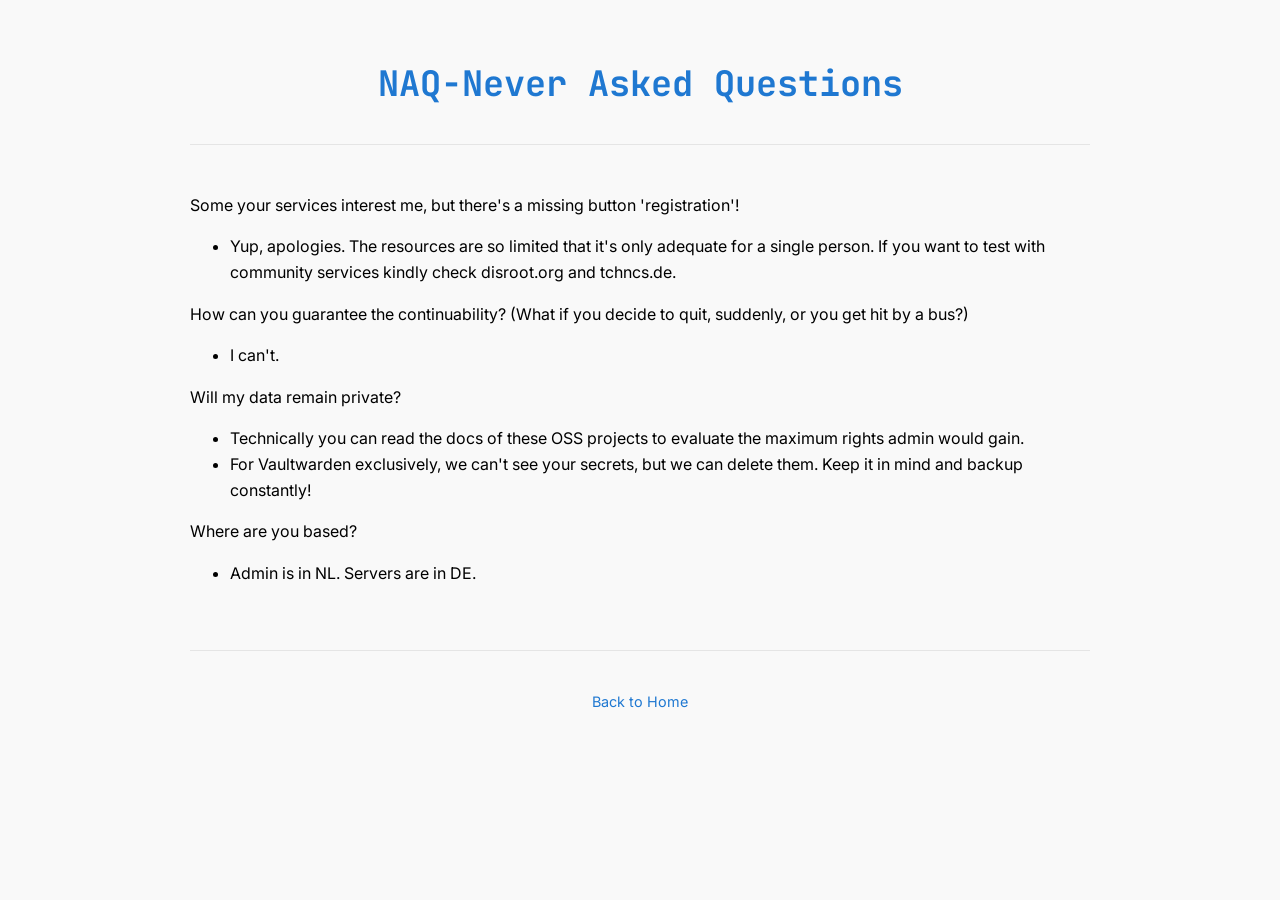
<file: naq.html>
<!DOCTYPE html>
<html lang="en" xmlns="http://www.w3.org/1999/html">
<head>
    <meta charset="UTF-8">
    <meta name="viewport" content="width=device-width, initial-scale=1.0">
    <title>NAQ-Never Asked Questions</title>
    <link rel="stylesheet" href="style.css">
    <link rel="preload" href="fonts/Inter-VariableFont_opsz,wght.ttf" as="font" type="font/ttf" crossorigin>
    <link rel="preload" href="fonts/JetBrainsMono-VariableFont_wght.ttf" as="font" type="font/ttf" crossorigin>
</head>
<body>
<div class="container">
    <header>
        <h1>NAQ-Never Asked Questions</h1>
    </header>
    <main>
        <section>
            <p>Some your services interest me, but there's a missing button 'registration'!</p>
            <ul>
                <li>Yup, apologies. The resources are so limited that it's only adequate for a single person. If you want to test with community services kindly check disroot.org and tchncs.de.</li>
            </ul>
            <p>How can you guarantee the continuability? (What if you decide to quit, suddenly, or you get hit by a bus?)</p>
            <ul>
                <li>I can't.</li>
            </ul>
            <p>Will my data remain private?</p>
            <ul>
                <li>Technically you can read the docs of these OSS projects to evaluate the maximum rights admin would gain.</li>
                <li>For Vaultwarden exclusively, we can't see your secrets, but we can delete them. Keep it in mind and backup constantly!</li>
            </ul>
            <p>Where are you based?</p>
            <ul>
                <li>Admin is in NL. Servers are in DE.</li>
            </ul>
        </section>
    </main>
    <footer>
        <p><a href="index.html">Back to Home</a></p>
    </footer>
</div>
</body>
</html>
</file>
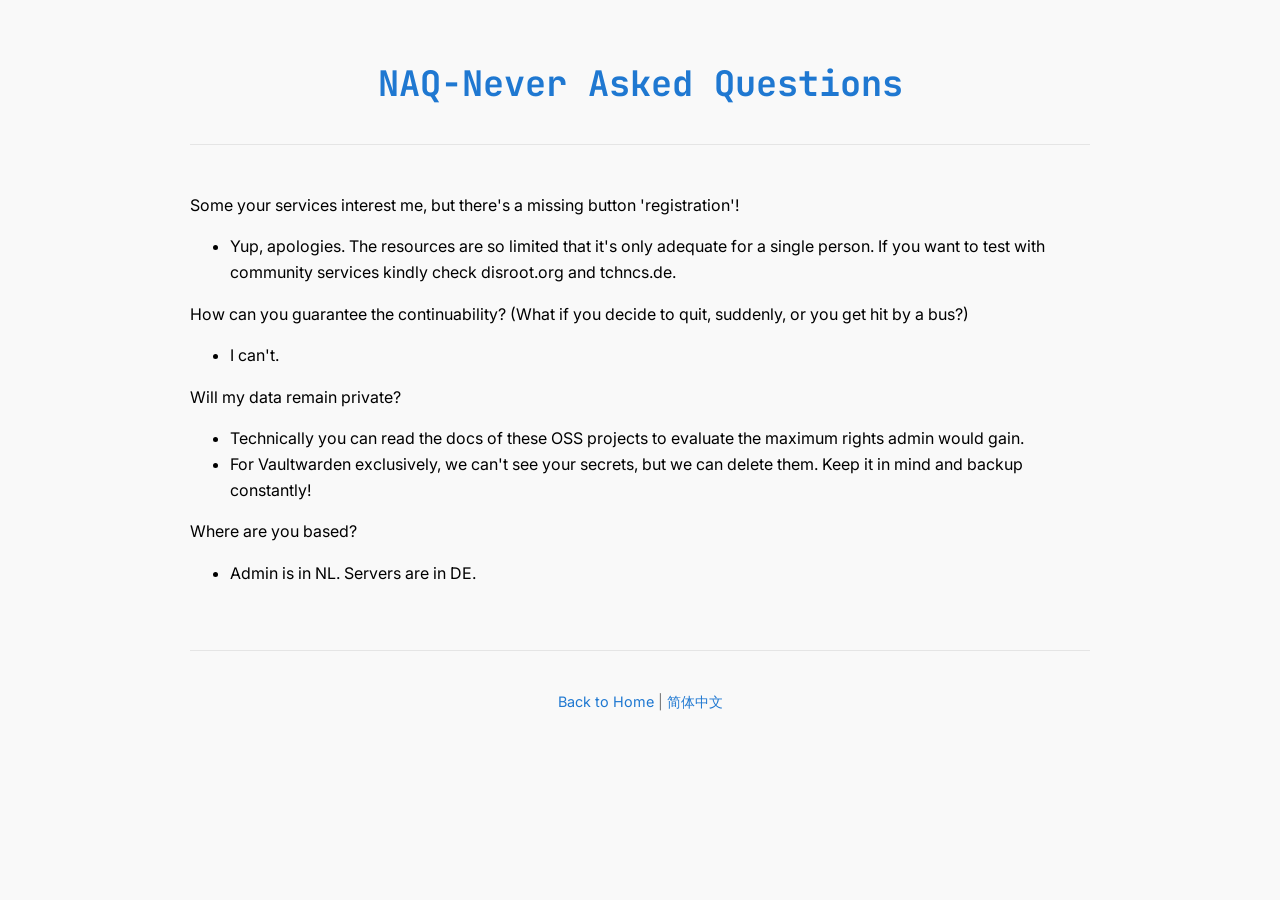
<file: en/naq.html>
<!DOCTYPE html>
<html lang="en" xmlns="http://www.w3.org/1999/html">
<head>
    <meta charset="UTF-8">
    <meta name="viewport" content="width=device-width, initial-scale=1.0">
    <title>NAQ-Never Asked Questions</title>
    <link rel="stylesheet" href="/style.css">
    <link rel="preload" href="/fonts/Inter/Inter-VariableFont_opsz,wght.ttf" as="font" type="font/ttf" crossorigin>
    <link rel="preload" href="/fonts/JetBrainsMono/JetBrainsMono-VariableFont_wght.ttf" as="font" type="font/ttf" crossorigin>
</head>
<body>
<div class="container">
    <header>
        <h1>NAQ-Never Asked Questions</h1>
    </header>
    <main>
        <section>
            <p>Some your services interest me, but there's a missing button 'registration'!</p>
            <ul>
                <li>Yup, apologies. The resources are so limited that it's only adequate for a single person. If you want to test with community services kindly check disroot.org and tchncs.de.</li>
            </ul>
            <p>How can you guarantee the continuability? (What if you decide to quit, suddenly, or you get hit by a bus?)</p>
            <ul>
                <li>I can't.</li>
            </ul>
            <p>Will my data remain private?</p>
            <ul>
                <li>Technically you can read the docs of these OSS projects to evaluate the maximum rights admin would gain.</li>
                <li>For Vaultwarden exclusively, we can't see your secrets, but we can delete them. Keep it in mind and backup constantly!</li>
            </ul>
            <p>Where are you based?</p>
            <ul>
                <li>Admin is in NL. Servers are in DE.</li>
            </ul>
        </section>
    </main>
    <footer>
        <p><a href="/en/index.html">Back to Home</a> | <a href="/zh/naq.html">简体中文</a></p>
    </footer>
</div>
</body>
</html>
</file>
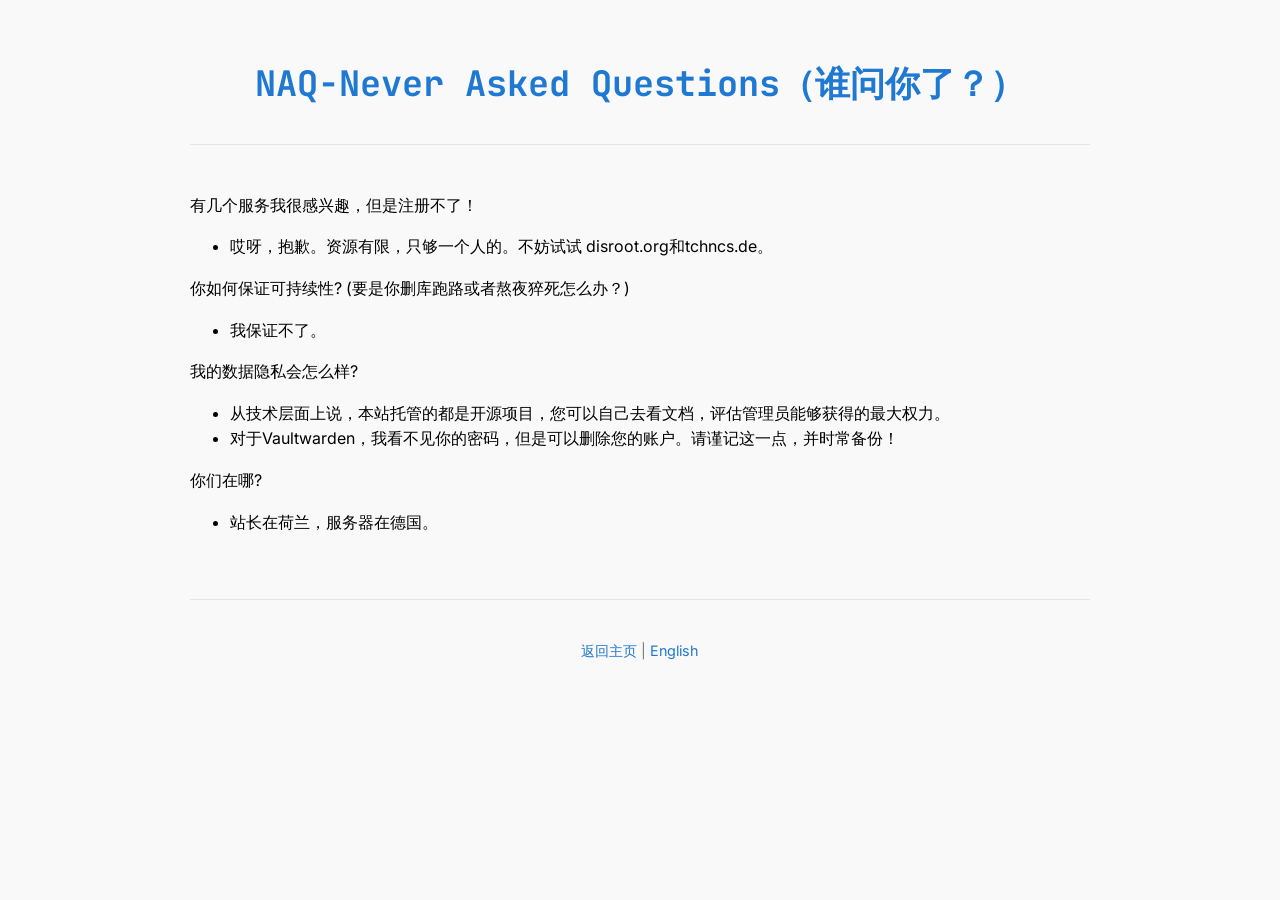
<file: zh/naq.html>
<!DOCTYPE html>
<html lang="zh" xmlns="http://www.w3.org/1999/html">
<head>
  <meta charset="UTF-8">
  <meta name="viewport" content="width=device-width, initial-scale=1.0">
  <title>NAQ-Never Asked Questions</title>
  <link rel="stylesheet" href="/style.css">
  <link rel="preload" href="/fonts/Inter/Inter-VariableFont_opsz,wght.ttf" as="font" type="font/ttf" crossorigin>
  <link rel="preload" href="/fonts/JetBrainsMono/JetBrainsMono-VariableFont_wght.ttf" as="font" type="font/ttf" crossorigin>
</head>
<body>
<div class="container">
  <header>
    <h1>NAQ-Never Asked Questions（谁问你了？）</h1>
  </header>
  <main>
    <section>
      <p>有几个服务我很感兴趣，但是注册不了！</p>
      <ul>
        <li>哎呀，抱歉。资源有限，只够一个人的。不妨试试 disroot.org和tchncs.de。</li>
      </ul>
      <p>你如何保证可持续性? (要是你删库跑路或者熬夜猝死怎么办？)</p>
      <ul>
        <li>我保证不了。</li>
      </ul>
      <p>我的数据隐私会怎么样?</p>
      <ul>
        <li>从技术层面上说，本站托管的都是开源项目，您可以自己去看文档，评估管理员能够获得的最大权力。</li>
        <li>对于Vaultwarden，我看不见你的密码，但是可以删除您的账户。请谨记这一点，并时常备份！</li>
      </ul>
      <p>你们在哪?</p>
      <ul>
        <li>站长在荷兰，服务器在德国。</li>
      </ul>
    </section>
  </main>
  <footer>
    <p><a href="/zh/index.html">返回主页</a> | <a href="/en/naq.html">English</a></p>
  </footer>
</div>
</body>
</html>
</file>
<file: style.css>
@font-face {
    font-family: 'Inter';
    src: url('/fonts/Inter/Inter-VariableFont_opsz,wght.ttf') format('truetype');
    font-weight: 100 900;
    font-style: normal;
}

@font-face {
    font-family: 'JetBrains Mono';
    src: url('/fonts/JetBrainsMono/JetBrainsMono-VariableFont_wght.ttf') format('truetype');
    font-weight: 100 900;
    font-style: normal;
}

body {
    font-family: 'Inter', sans-serif;
    line-height: 1.6;
    margin: 0;
    padding: 0;
    background-color: #f9f9f9;
}

.container {
    max-width: 900px;
    margin: 0 auto;
    padding: 2rem 1.5rem;
}

header {
    text-align: center;
    margin-bottom: 3rem;
    padding-bottom: 1.5rem;
    border-bottom: 1px solid #e5e5e5;
}

h1, h2 {
    font-family: 'JetBrains Mono', monospace;
    color: #1f78d1;
    font-weight: 700;
}

h1 {
    font-size: 2.2rem;
    margin-bottom: 0.5rem;
}

h2 {
    font-size: 1.5rem;
    margin: 2rem 0 1rem;
    padding-bottom: 0.5rem;
    border-bottom: 1px solid #e5e5e5;
}

a {
    color: #1f78d1;
    text-decoration: none;
    transition: color 0.2s;
}

a:hover {
    color: #1068bf;
    text-decoration: underline;
}

.service-list {
    list-style: none;
    padding: 0;
    margin: 0 0 2rem 0;
}




.service-list li {
    margin-bottom: 1rem;
    padding: 0.8rem;
    background: white;
    border: 1px solid #e5e5e5;
    border-radius: 6px;
    box-shadow: 0 1px 3px rgba(0, 0, 0, 0.05);
    display: flex;
    align-items: center;
    gap: 12px;
}

.service-icon {
    width: 24px;
    height: 24px;
    flex-shrink: 1;
    color: #1f78d1;
}

code {
    font-family: 'JetBrains Mono', monospace;
    background-color: #f0f4f8;
    padding: 0.2rem 0.4rem;
    border-radius: 4px;
    color: #d63200;
    font-size: 0.9em;
    overflow-wrap: anywhere;
}

section {
    margin-bottom: 3rem;
}

footer {
    margin-top: 4rem;
    text-align: center;
    font-size: 0.9em;
    color: #777;
    padding-top: 1.5rem;
    border-top: 1px solid #e5e5e5;
}

@media (max-width: 768px) {
    .container {
        padding: 1.5rem 1rem;
    }

    h1 {
        font-size: 1.8rem;
    }

    h2 {
        font-size: 1.3rem;
    }

    .service-list li {
        flex-direction: column;
        align-items: flex-start;
        gap: 8px;
    }
}

.about-list {
    list-style: none;
    padding: 0;
    align-items: center;
    display: flex;
    gap: 10px;
    flex-wrap: wrap;
}
.about-list li {
  margin-bottom: 1rem;
  padding: 0.8rem;
  border: 1px solid #e5e5e5;
  background: white;
  border-radius: 6px;
  box-shadow: 0 1px 3px rgba(0, 0, 0, 0.05);
  display: flex;
  align-items: center;
  gap: 12px;
}
.about-list li:hover {
  background-color: #ffffff;
  box-shadow: 0 2px 5px rgba(0, 0, 0, 0.15);
}

.about-list li:active {
  background-color: #ffffff;
  transform: translateY(1px);
}

.about-list li.disabled {
  background-color: #cccccc;
  cursor: not-allowed;
  opacity: 0.7;
}

.about-icon {
    width: 24px;
    height: 24px;
    flex-shrink: 1;
    color: #1f78d1;
}

.support-list {
    list-style: none;
    padding: 0;
    margin: 0 0 2rem 0;

}

.support-list li {
    margin-bottom: 1rem;
    padding: 0.8rem;
    background: white;
    border: 1px solid #e5e5e5;
    border-radius: 6px;
    box-shadow: 0 1px 3px rgba(0, 0, 0, 0.05);
    display: flex;
    align-items: center;
    gap: 12px;
}

.support-icon {
    width: 24px;
    height: 24px;
    flex-shrink: 1;
    color: #1f78d1;
}
.support-list li img {
    max-width: 100%;
    height: auto;
    display: block;
}

@media (max-width: 768px) {
    .support-list li {
        flex-wrap: wrap; /* 允许换行 */
    }
    .support-list li img {
        width: 100%;
        max-width: 280px; /* 适当小于移动端宽度 */
        margin-top: 8px;  /* 和上方文字保持间距 */
    }
}
</file>
